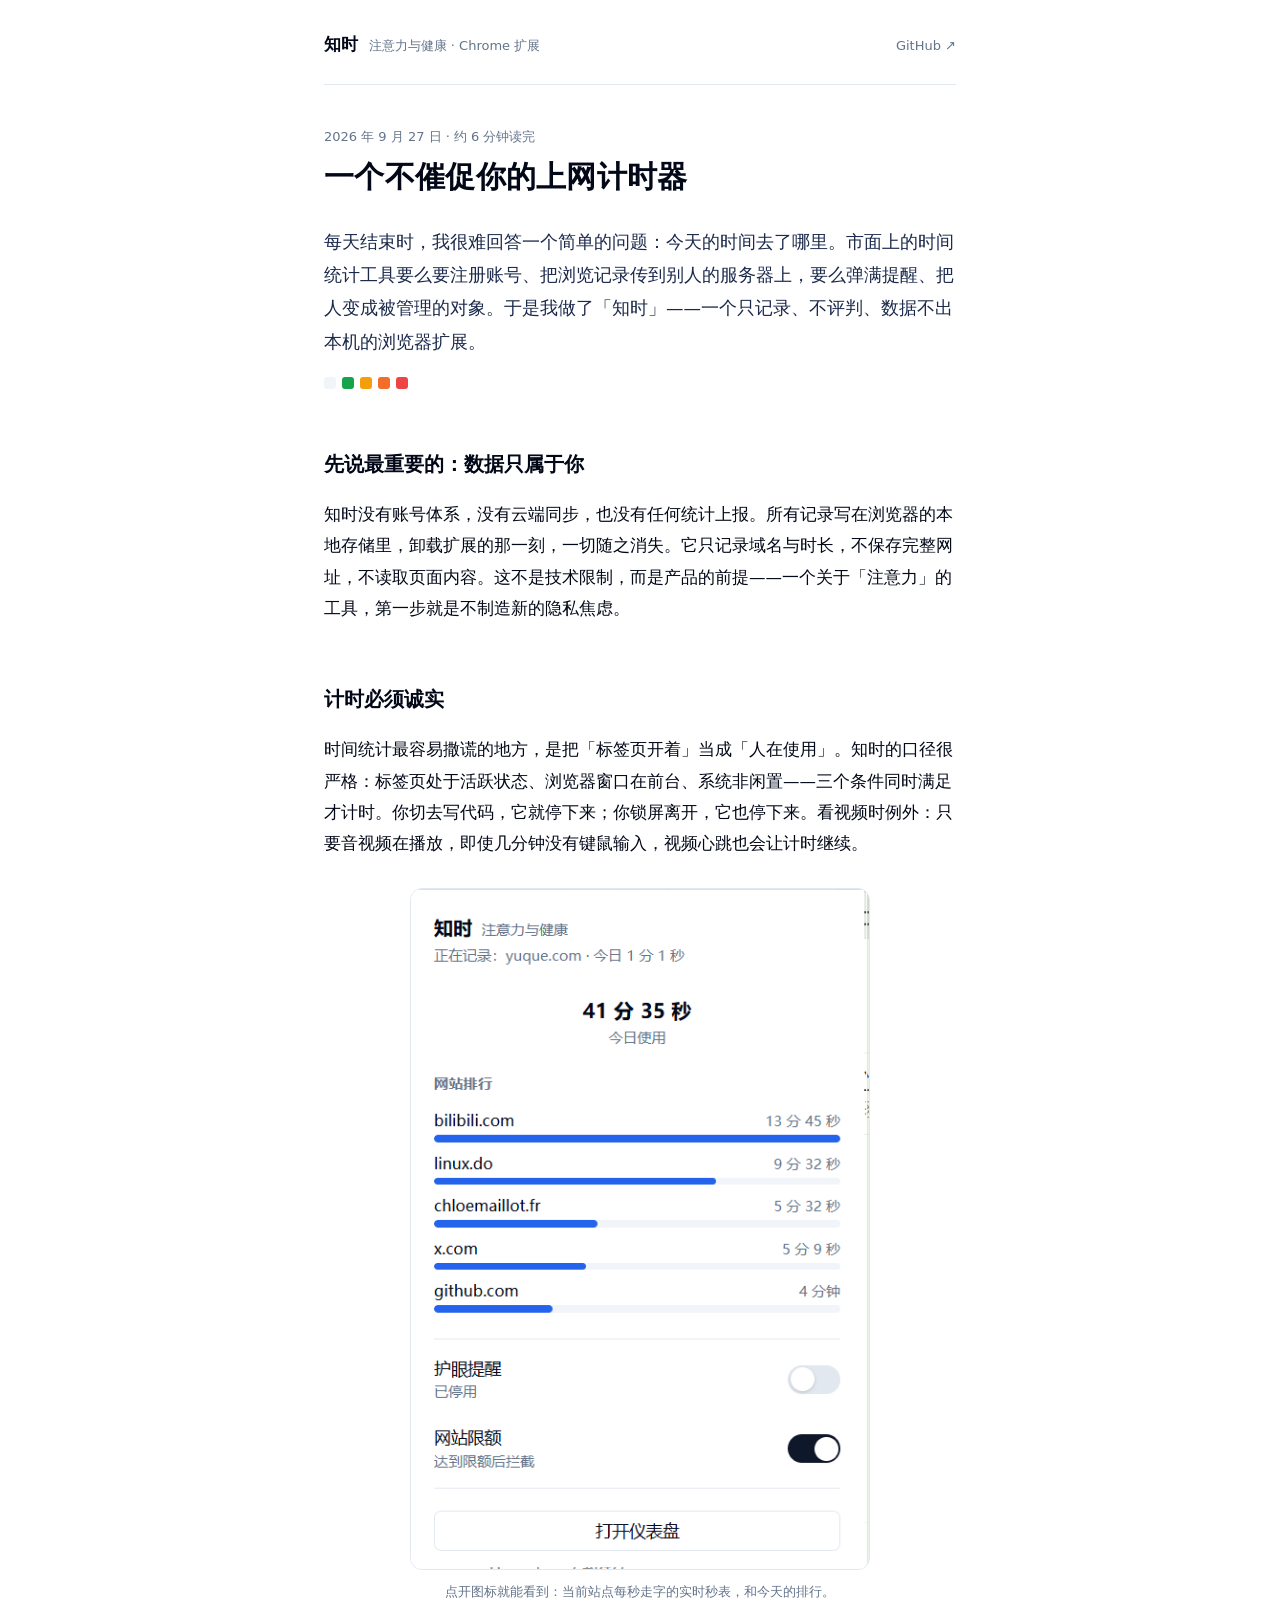
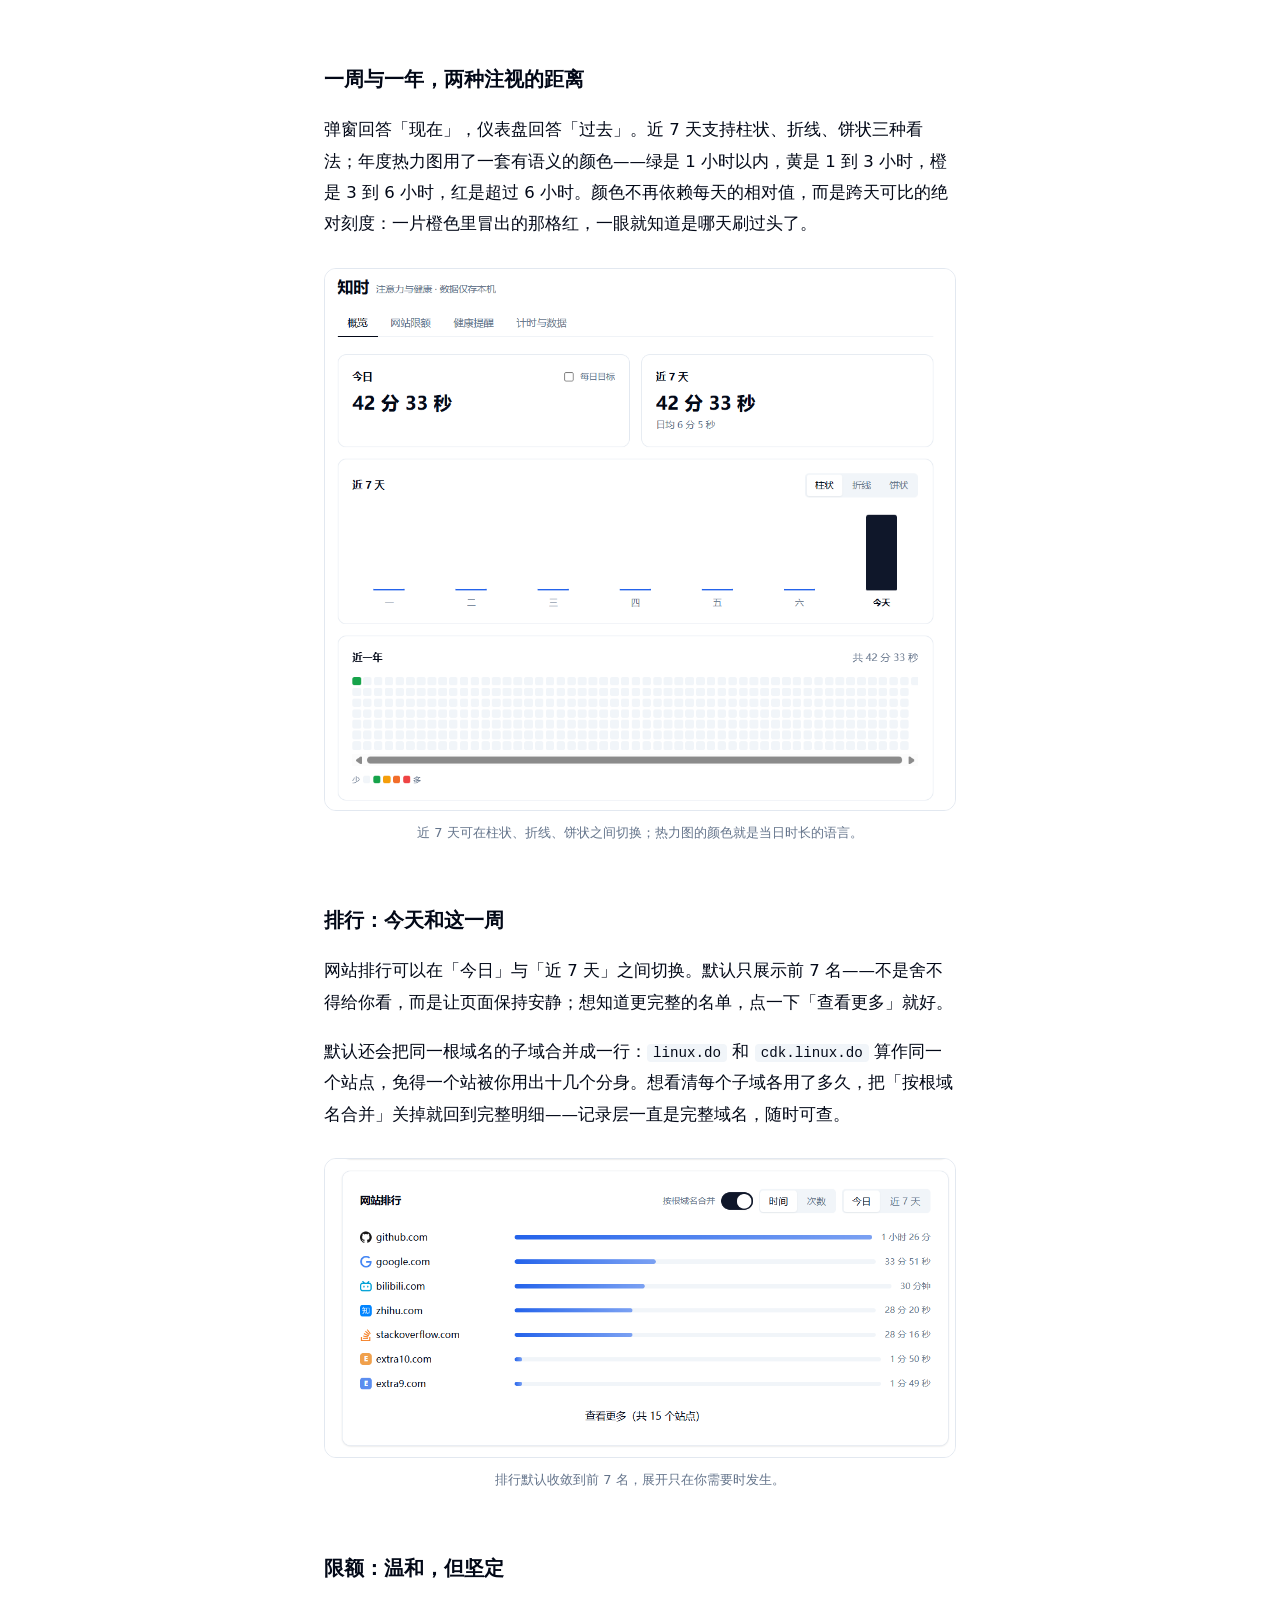
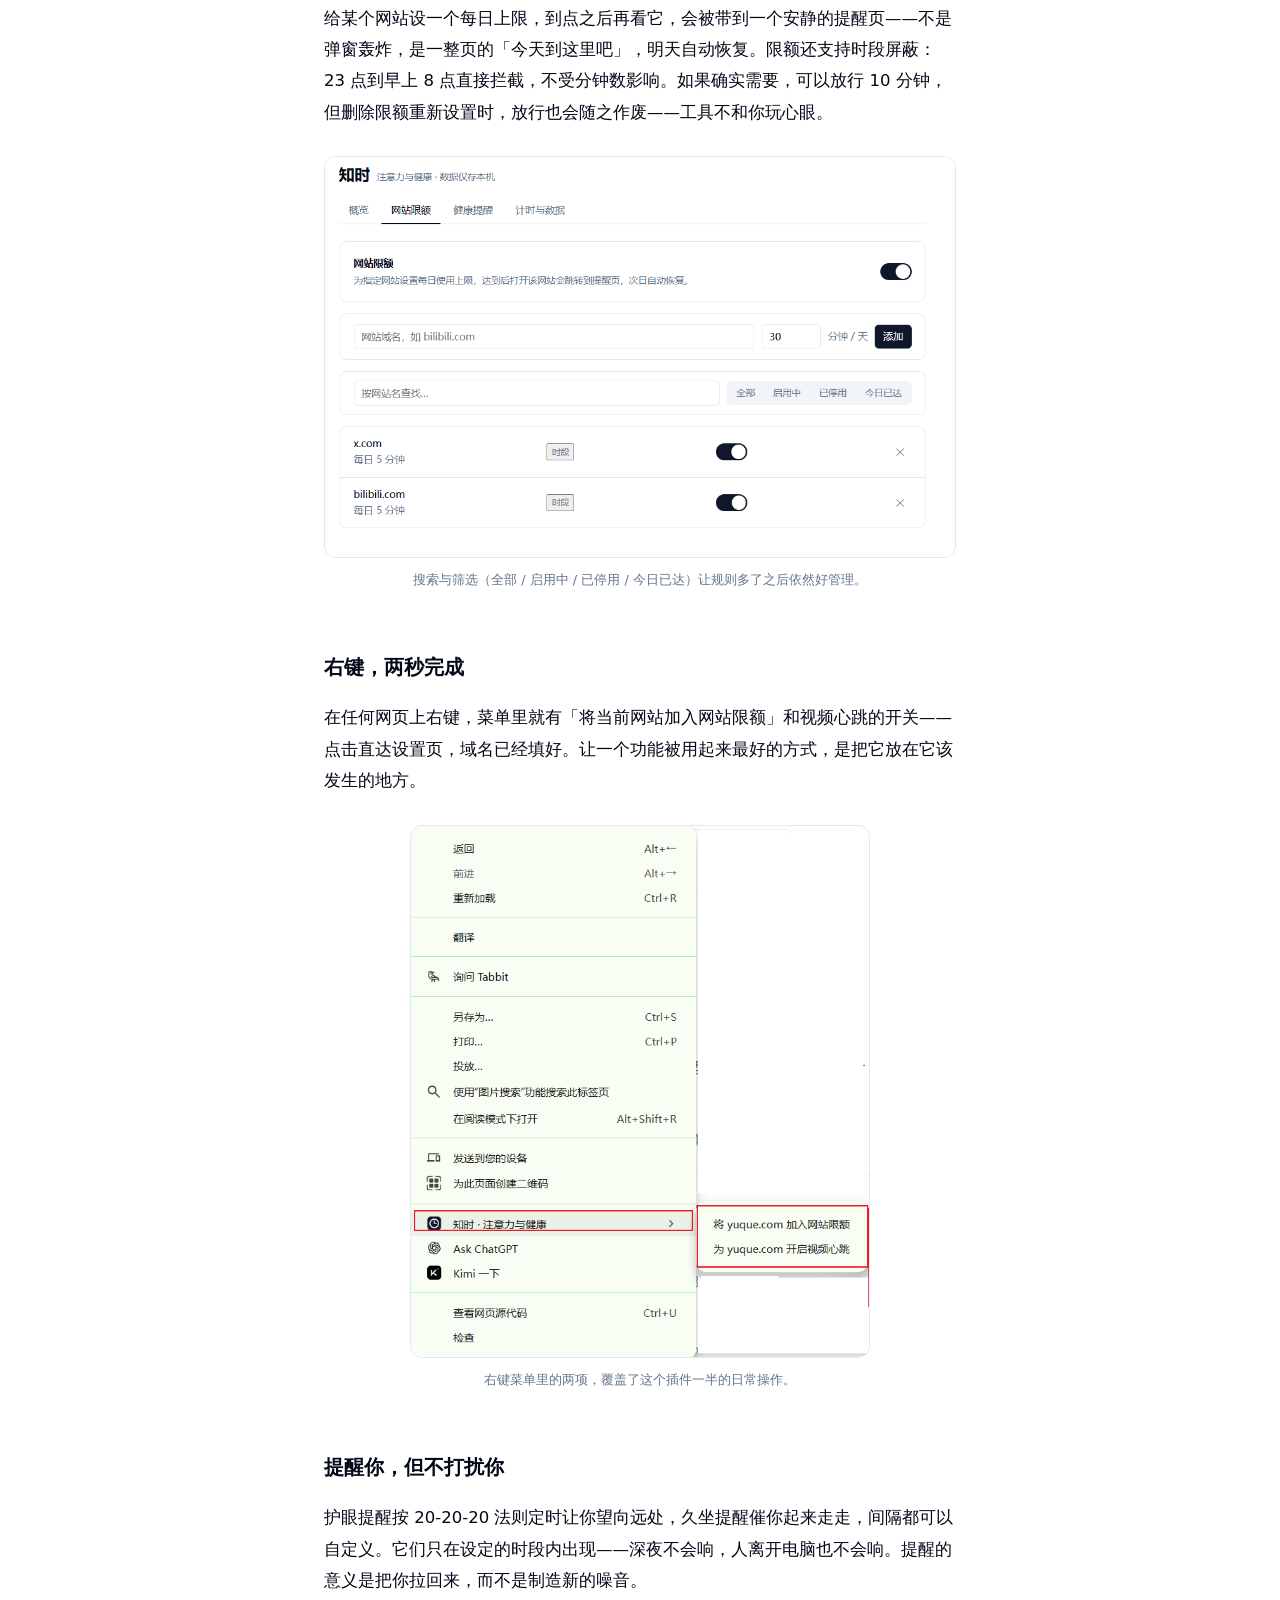
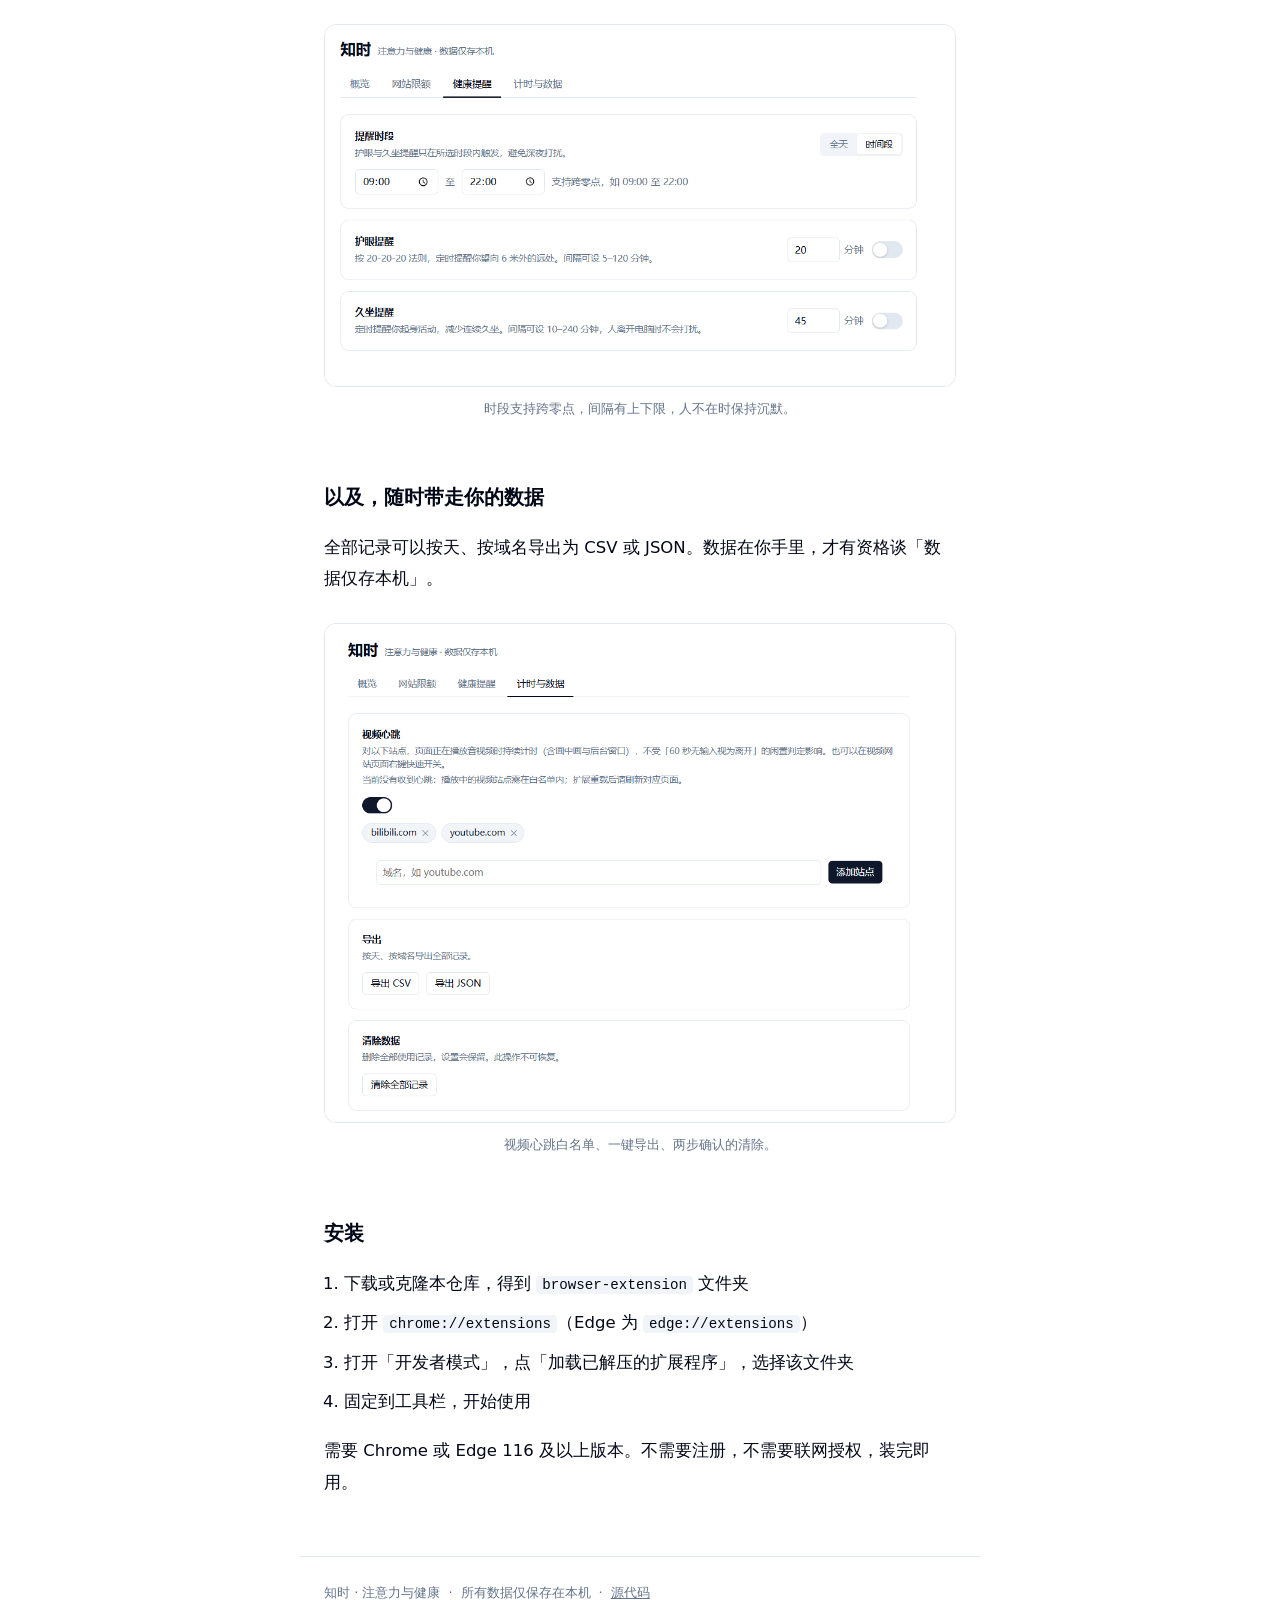
<file: docs/index.html>
<!DOCTYPE html>
<html lang="zh-CN">
  <head>
    <meta charset="UTF-8" />
    <meta name="viewport" content="width=device-width, initial-scale=1.0" />
    <title>知时 · 一个不催促你的上网计时器</title>
    <meta
      name="description"
      content="知时是一款 Chrome / Edge 扩展：记录每个网站的使用时长，护眼与久坐提醒，网站限额。数据仅保存在本机。"
    />
    <link rel="stylesheet" href="styles.css" />
  </head>
  <body>
    <header class="site-head">
      <span class="brand">知时</span>
      <span class="brand-sub">注意力与健康 · Chrome 扩展</span>
      <a class="head-link" href="https://github.com/1parado/zhishi" target="_blank" rel="noreferrer">GitHub ↗</a>
    </header>

    <main>
      <article>
        <p class="date">2026 年 9 月 27 日 · 约 6 分钟读完</p>
        <h1>一个不催促你的上网计时器</h1>

        <p class="lede">
          每天结束时，我很难回答一个简单的问题：今天的时间去了哪里。市面上的时间统计工具要么要注册账号、把浏览记录传到别人的服务器上，要么弹满提醒、把人变成被管理的对象。于是我做了「知时」——一个只记录、不评判、数据不出本机的浏览器扩展。
        </p>

        <div class="heat-sign" aria-hidden="true">
          <span></span><span></span><span></span><span></span><span></span>
        </div>

        <h2>先说最重要的：数据只属于你</h2>
        <p>
          知时没有账号体系，没有云端同步，也没有任何统计上报。所有记录写在浏览器的本地存储里，卸载扩展的那一刻，一切随之消失。它只记录域名与时长，不保存完整网址，不读取页面内容。这不是技术限制，而是产品的前提——一个关于「注意力」的工具，第一步就是不制造新的隐私焦虑。
        </p>

        <h2>计时必须诚实</h2>
        <p>
          时间统计最容易撒谎的地方，是把「标签页开着」当成「人在使用」。知时的口径很严格：标签页处于活跃状态、浏览器窗口在前台、系统非闲置——三个条件同时满足才计时。你切去写代码，它就停下来；你锁屏离开，它也停下来。看视频时例外：只要音视频在播放，即使几分钟没有键鼠输入，视频心跳也会让计时继续。
        </p>

        <figure>
          <img src="assets/popup.png" alt="知时弹窗：今日使用 41 分 35 秒，网站排行与两个开关" loading="lazy" />
          <figcaption>点开图标就能看到：当前站点每秒走字的实时秒表，和今天的排行。</figcaption>
        </figure>

        <h2>一周与一年，两种注视的距离</h2>
        <p>
          弹窗回答「现在」，仪表盘回答「过去」。近 7 天支持柱状、折线、饼状三种看法；年度热力图用了一套有语义的颜色——绿是 1 小时以内，黄是 1 到 3 小时，橙是 3 到 6 小时，红是超过 6 小时。颜色不再依赖每天的相对值，而是跨天可比的绝对刻度：一片橙色里冒出的那格红，一眼就知道是哪天刷过头了。
        </p>

        <figure>
          <img src="assets/dashboard-overview.png" alt="仪表盘概览：今日与近 7 天统计、柱状图切换器、年度热力图" loading="lazy" />
          <figcaption>近 7 天可在柱状、折线、饼状之间切换；热力图的颜色就是当日时长的语言。</figcaption>
        </figure>

        <h2>排行：今天和这一周</h2>
        <p>
          网站排行可以在「今日」与「近 7 天」之间切换。默认只展示前 7 名——不是舍不得给你看，而是让页面保持安静；想知道更完整的名单，点一下「查看更多」就好。
        </p>
        <p>
          默认还会把同一根域名的子域合并成一行：<code>linux.do</code> 和 <code>cdk.linux.do</code> 算作同一个站点，免得一个站被你用出十几个分身。想看清每个子域各用了多久，把「按根域名合并」关掉就回到完整明细——记录层一直是完整域名，随时可查。
        </p>

        <figure>
          <img src="assets/ranking.png" alt="网站排行卡片：今日与近 7 天切换，查看更多按钮" loading="lazy" />
          <figcaption>排行默认收敛到前 7 名，展开只在你需要时发生。</figcaption>
        </figure>

        <h2>限额：温和，但坚定</h2>
        <p>
          给某个网站设一个每日上限，到点之后再看它，会被带到一个安静的提醒页——不是弹窗轰炸，是一整页的「今天到这里吧」，明天自动恢复。限额还支持时段屏蔽：23 点到早上 8 点直接拦截，不受分钟数影响。如果确实需要，可以放行 10 分钟，但删除限额重新设置时，放行也会随之作废——工具不和你玩心眼。
        </p>

        <figure>
          <img src="assets/limits.png" alt="网站限额页：总开关、添加表单、搜索与筛选、限额列表" loading="lazy" />
          <figcaption>搜索与筛选（全部 / 启用中 / 已停用 / 今日已达）让规则多了之后依然好管理。</figcaption>
        </figure>

        <h2>右键，两秒完成</h2>
        <p>
          在任何网页上右键，菜单里就有「将当前网站加入网站限额」和视频心跳的开关——点击直达设置页，域名已经填好。让一个功能被用起来最好的方式，是把它放在它该发生的地方。
        </p>

        <figure>
          <img src="assets/context-menu.png" alt="浏览器右键菜单：知时子菜单包含加入限额与开启视频心跳" loading="lazy" />
          <figcaption>右键菜单里的两项，覆盖了这个插件一半的日常操作。</figcaption>
        </figure>

        <h2>提醒你，但不打扰你</h2>
        <p>
          护眼提醒按 20-20-20 法则定时让你望向远处，久坐提醒催你起来走走，间隔都可以自定义。它们只在设定的时段内出现——深夜不会响，人离开电脑也不会响。提醒的意义是把你拉回来，而不是制造新的噪音。
        </p>

        <figure>
          <img src="assets/health.png" alt="健康提醒设置：提醒时段、护眼提醒、久坐提醒" loading="lazy" />
          <figcaption>时段支持跨零点，间隔有上下限，人不在时保持沉默。</figcaption>
        </figure>

        <h2>以及，随时带走你的数据</h2>
        <p>
          全部记录可以按天、按域名导出为 CSV 或 JSON。数据在你手里，才有资格谈「数据仅存本机」。
        </p>

        <figure>
          <img src="assets/data.png" alt="计时与数据页：视频心跳白名单、导出与清除数据" loading="lazy" />
          <figcaption>视频心跳白名单、一键导出、两步确认的清除。</figcaption>
        </figure>

        <h2>安装</h2>
        <ol class="install">
          <li>下载或克隆本仓库，得到 <code>browser-extension</code> 文件夹</li>
          <li>打开 <code>chrome://extensions</code>（Edge 为 <code>edge://extensions</code>）</li>
          <li>打开「开发者模式」，点「加载已解压的扩展程序」，选择该文件夹</li>
          <li>固定到工具栏，开始使用</li>
        </ol>
        <p>
          需要 Chrome 或 Edge 116 及以上版本。不需要注册，不需要联网授权，装完即用。
        </p>
      </article>
    </main>

    <footer class="site-foot">
      <span>知时 · 注意力与健康</span>
      <span class="foot-sep">·</span>
      <span>所有数据仅保存在本机</span>
      <span class="foot-sep">·</span>
      <a href="https://github.com/1parado/zhishi" target="_blank" rel="noreferrer">源代码</a>
    </footer>

    <script>
      // 唯一的动效：图片进入视口时淡入。尊重系统的减少动态偏好。
      const reduced = window.matchMedia('(prefers-reduced-motion: reduce)').matches;
      const figures = document.querySelectorAll('figure');
      if (!reduced && 'IntersectionObserver' in window) {
        figures.forEach((f) => f.classList.add('will-fade'));
        const io = new IntersectionObserver(
          (entries) => {
            for (const entry of entries) {
              if (entry.isIntersecting) {
                entry.target.classList.add('faded');
                io.unobserve(entry.target);
              }
            }
          },
          { threshold: 0.15 }
        );
        figures.forEach((f) => io.observe(f));
      }
    </script>
  </body>
</html>
</file>
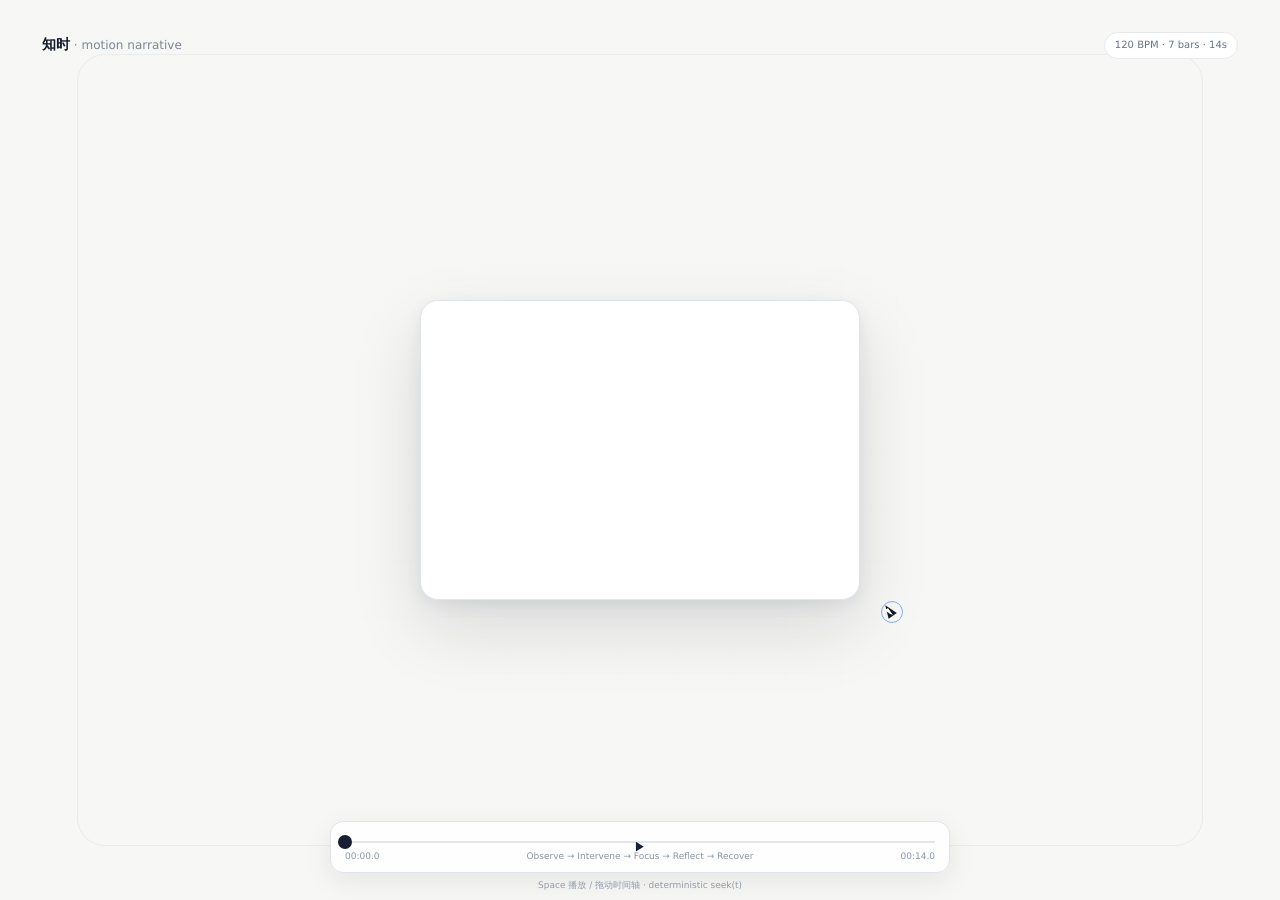
<file: motion/index.html>
<!doctype html>
<html lang="zh-CN">
<head>
<meta charset="utf-8">
<meta name="viewport" content="width=device-width,initial-scale=1">
<title>知时 · Motion Narrative</title>
<style>
:root{--bg:#f7f7f5;--card:#fff;--ink:#111827;--muted:#64748b;--line:#e6e9ee;--blue:#4f83ee;--blue2:#dce8ff;--green:#159947;--soft:#f4f6f8}
*{box-sizing:border-box}
html,body{width:100%;height:100%;margin:0;overflow:hidden}
body{background:var(--bg);color:var(--ink);font-family:Inter,ui-sans-serif,system-ui,-apple-system,"Segoe UI","Microsoft YaHei",sans-serif;-webkit-font-smoothing:antialiased;text-rendering:geometricPrecision}
.stage{position:relative;width:100vw;height:100vh;overflow:hidden;background:var(--bg)}
.grid{position:absolute;inset:0;opacity:.2;background-image:linear-gradient(rgba(15,23,42,.035) 1px,transparent 1px),linear-gradient(90deg,rgba(15,23,42,.035) 1px,transparent 1px);background-size:56px 56px;mask-image:linear-gradient(to bottom,transparent 8%,#000 18%,#000 82%,transparent 92%)}
.frame{position:absolute;inset:6%;border:1px solid rgba(15,23,42,.06);border-radius:28px;pointer-events:none}
.header{position:absolute;top:32px;left:42px;right:42px;display:flex;justify-content:space-between;align-items:center;z-index:10;font-size:12px;color:#7b8797}
.header b{color:#111827;font-size:14px;font-weight:700}
.badge{border:1px solid var(--line);background:#fff;padding:7px 10px;border-radius:999px;font-size:10px;color:#64748b}
.scene{position:absolute;inset:0;display:grid;place-items:center}
.hero{
 position:absolute;left:50%;top:50%;
 width:440px;height:300px;border:1px solid #e0e5eb;border-radius:18px;
 background:#fff;box-shadow:0 28px 70px rgba(15,23,42,.13),0 5px 16px rgba(15,23,42,.07);
 transform:translate(-50%,-50%);overflow:hidden;
}
.hero::after{content:"";position:absolute;inset:0;border-radius:inherit;box-shadow:inset 0 1px 0 rgba(255,255,255,.95);pointer-events:none;z-index:5}
.content{position:absolute;inset:0}
.content.fade{opacity:0}
svg{display:block}
.brand{font-size:16px;font-weight:700;letter-spacing:-.02em}
.mini{font-size:10px;color:#718096}
.label{font-size:12px;font-weight:650}
.muted{font-size:11px;color:#718096}
.rowline{height:1px;background:#edf0f3}
.ring-wrap{position:absolute;inset:0;display:grid;place-items:center}
.ring-value{stroke:var(--blue);stroke-width:8;fill:none;stroke-linecap:round}
.ring-track{stroke:#e8edf3;stroke-width:8;fill:none}
.timer-copy{position:absolute;left:50%;top:50%;transform:translate(-50%,-50%);text-align:center;white-space:nowrap}
.big{font-size:27px;font-weight:750;letter-spacing:-.035em}
.tiny{font-size:10px;color:#718096;margin-top:3px}
.head{display:flex;align-items:center;justify-content:space-between;padding:20px 22px 13px}
.sites{padding:4px 22px}
.site-row{display:grid;grid-template-columns:28px 1fr auto;gap:10px;align-items:center;padding:13px 0;border-bottom:1px solid #eef1f4}
.rank{font-size:10px;color:#9aa4b2}.domain{font-size:12px;font-weight:600}.site-time{font-size:11px;color:#657387}
.alert{display:grid;place-items:center;height:100%;text-align:center;padding:28px}
.alert-icon{width:62px;height:62px;border-radius:50%;display:grid;place-items:center;border:1px solid #d8e4fb;background:#f4f7ff;color:var(--blue);font-weight:750;font-size:20px;margin-bottom:15px}
.alert h2{font-size:18px;margin:0 0 5px;letter-spacing:-.02em}.alert p{font-size:11px;color:#718096;margin:0 0 18px}.pill{display:inline-flex;padding:7px 11px;border-radius:999px;background:#172033;color:#fff;font-size:10px}
.focus{padding:22px}.focus-top{display:flex;justify-content:space-between;align-items:center}.focus-time{font-size:40px;font-weight:750;letter-spacing:-.05em;margin-top:45px}.focus-line{height:5px;border-radius:99px;background:#e9edf2;margin-top:20px;overflow:hidden}.focus-line i{display:block;width:61%;height:100%;background:var(--blue);border-radius:inherit}.focus-foot{display:flex;justify-content:space-between;margin-top:9px}
.chartbox{padding:21px}.chart{height:178px;display:flex;align-items:end;gap:12px;margin-top:18px}.bar{flex:1;background:#4f83ee;border-radius:5px 5px 2px 2px;min-width:20px}.axis{display:flex;justify-content:space-between;color:#9aa4b2;font-size:9px;margin-top:8px}
.insight{padding:23px}.insight-number{font-size:48px;font-weight:760;letter-spacing:-.06em;margin-top:16px}.delta{color:var(--green);font-size:11px;font-weight:650;margin-top:2px}.insight-note{margin-top:24px;padding:12px;border:1px solid #e7ebef;border-radius:10px;font-size:11px;line-height:1.6;color:#526174}
.heat{padding:23px}.cells{display:grid;grid-template-columns:repeat(14,14px);gap:5px;margin-top:20px}.cell{width:14px;height:14px;border-radius:3px;background:#eef1f4}.l1{background:#b9d8ff}.l2{background:#7fa9f7}.l3{background:#4f83ee}.l4{background:#172033}
.recover{display:grid;place-items:center;height:100%;text-align:center}.recover-mark{width:58px;height:58px;border-radius:50%;background:#e9f8ee;color:#159947;display:grid;place-items:center;font-size:25px;font-weight:750;margin-bottom:15px}.recover h2{font-size:17px;margin:0 0 5px}.recover p{font-size:11px;color:#718096;margin:0}
.export{padding:23px}.export-card{margin-top:19px;border:1px solid #e6eaf0;border-radius:11px;padding:15px;display:flex;align-items:center;justify-content:space-between}.export-btn{background:#172033;color:#fff;border-radius:8px;padding:9px 14px;font-size:10px}.done{display:grid;place-items:center;height:100%;text-align:center}.done-mark{width:64px;height:64px;border-radius:50%;background:#172033;color:#fff;display:grid;place-items:center;font-size:28px;margin-bottom:15px}.done h2{font-size:18px;margin:0 0 5px}.done p{font-size:11px;color:#718096;margin:0}
.cursor{position:absolute;width:18px;height:18px;z-index:20;pointer-events:none}.cursor:before{content:"";position:absolute;left:1px;top:1px;border-left:5px solid transparent;border-right:5px solid transparent;border-bottom:13px solid #111827;transform:rotate(-35deg)}.cursor:after{content:"";position:absolute;left:4px;top:5px;width:4px;height:9px;background:#fff;transform:rotate(-35deg);clip-path:polygon(0 0,100% 0,100% 100%,50% 72%)}
.click{position:absolute;width:22px;height:22px;border:1px solid rgba(79,131,238,.65);border-radius:50%;pointer-events:none;opacity:0}
.controls{position:absolute;z-index:30;left:50%;bottom:27px;transform:translateX(-50%);width:min(620px,calc(100vw - 48px));padding:11px 14px 10px;border:1px solid #dfe4ea;border-radius:13px;background:rgba(255,255,255,.94);box-shadow:0 8px 28px rgba(15,23,42,.08)}
.track{position:relative;height:17px}.trackline{position:absolute;left:0;right:0;top:8px;height:2px;background:#e3e7ec}.progress{position:absolute;left:0;top:8px;height:2px;background:#4f83ee}.knob{position:absolute;top:2px;width:14px;height:14px;border-radius:50%;background:#172033;transform:translateX(-50%);cursor:ew-resize}.meta{display:flex;justify-content:space-between;font-size:9px;color:#8b96a5;margin-top:2px}.play{position:absolute;left:50%;top:50%;transform:translate(-50%,-50%);border:0;background:transparent;font-size:12px;color:#172033;cursor:pointer}
.hint{position:absolute;bottom:8px;left:50%;transform:translateX(-50%);font-size:9px;color:#98a1ad;white-space:nowrap}
@media(max-width:700px){.header{left:18px;right:18px}.frame{inset:3%}.controls{bottom:18px}.hint{display:none}}
</style>
</head>
<body>
<div class="stage">
 <div class="grid"></div><div class="frame"></div>
 <div class="header"><span><b>知时</b> · motion narrative</span><span class="badge">120 BPM · 7 bars · 14s</span></div>
 <div class="scene">
  <div class="hero" id="hero"><div class="content" id="content"></div></div>
  <div class="cursor" id="cursor"></div><div class="click" id="click"></div>
 </div>
 <div class="controls"><div class="track" id="track"><div class="trackline"></div><div class="progress" id="progress"></div><div class="knob" id="knob"></div></div><div class="meta"><span id="time">00:00.0</span><span>Observe → Intervene → Focus → Reflect → Recover</span><span>00:14.0</span></div><button class="play" id="play">▶</button></div>
 <div class="hint">Space 播放 / 拖动时间轴 · deterministic seek(t)</div>
</div>
<script>
const BPM=120,BEAT=.5,BARS=7,DURATION=BARS*4*BEAT;
const $=id=>document.getElementById(id),hero=$('hero'),content=$('content'),cursor=$('cursor'),click=$('click'),progress=$('progress'),knob=$('knob'),track=$('track'),play=$('play'),timeEl=$('time');
const states=[
 {name:'Observe',w:440,h:300,r:18,type:'observe'},
 {name:'Timer',w:280,h:280,r:140,type:'timer'},
 {name:'Sites',w:550,h:330,r:18,type:'sites'},
 {name:'Alert',w:350,h:270,r:135,type:'alert'},
 {name:'Focus',w:520,h:300,r:18,type:'focus'},
 {name:'Chart',w:580,h:340,r:18,type:'chart'},
 {name:'Insight',w:430,h:310,r:18,type:'insight'},
 {name:'Heatmap',w:470,h:300,r:18,type:'heat'},
 {name:'Recover',w:330,h:270,r:135,type:'recover'},
 {name:'Export',w:450,h:260,r:18,type:'export'},
 {name:'Done',w:280,h:280,r:140,type:'done'},
 {name:'Observe',w:440,h:300,r:18,type:'observe'}
];
const events=[{beat:0,state:0},{beat:2,state:1},{beat:4,state:2},{beat:6,state:3},{beat:8,state:4},{beat:10,state:5},{beat:12,state:6},{beat:14,state:7},{beat:16,state:8},{beat:18,state:9},{beat:20,state:10},{beat:22,state:11}];
const cursorTargets=[[0.69,.67],[.65,.72],[.76,.53],[.67,.67],[.73,.62],[.76,.72],[.66,.58],[.75,.7],[.67,.67],[.74,.65],[.62,.64],[.69,.67]];
function resp(dt,w=13,z=.78){if(dt<=0)return 0;const wd=w*Math.sqrt(1-z*z);return 1-Math.exp(-z*w*dt)*(Math.cos(wd*dt)+(z*w/wd)*Math.sin(wd*dt))}
function prop(t,key,def){let v=def,p=def;for(const e of events){const at=e.beat*BEAT;if(at>t)break;const target=states[e.state][key],d=target-p;v+=d*resp(t-at);p=target}return v}
function stateAt(t){let s=0;for(const e of events){if(e.beat*BEAT<=t)s=e.state;else break}return s}
function render(type){
 if(type==='observe')return '<div class="head"><span class="brand">知时</span><span class="mini">注意力与健康</span></div><div class="ring-wrap"><svg width="172" height="172" viewBox="0 0 172 172"><circle class="ring-track" cx="86" cy="86" r="73"/><circle class="ring-value" cx="86" cy="86" r="73" stroke-dasharray="459" stroke-dashoffset="176"/></svg><div class="timer-copy"><div class="big">2h 41m</div><div class="tiny">今日使用</div></div></div>';
 if(type==='timer')return '<div class="ring-wrap"><svg width="190" height="190" viewBox="0 0 190 190"><circle class="ring-track" cx="95" cy="95" r="81"/><circle class="ring-value" cx="95" cy="95" r="81" stroke-dasharray="509" stroke-dashoffset="178"/></svg><div class="timer-copy"><div class="big">41:35</div><div class="tiny">今天已经过去的屏幕时间</div></div></div>';
 if(type==='sites')return '<div class="head"><span class="label">时间去哪了</span><span class="mini">今天 · 实时</span></div><div class="sites"><div class="site-row"><span class="rank">01</span><span class="domain">bilibili.com</span><span class="site-time">1h 27m</span></div><div class="site-row"><span class="rank">02</span><span class="domain">github.com</span><span class="site-time">42m</span></div><div class="site-row"><span class="rank">03</span><span class="domain">linux.do</span><span class="site-time">31m</span></div><div class="site-row"><span class="rank">04</span><span class="domain">google.com</span><span class="site-time">18m</span></div></div>';
 if(type==='alert')return '<div class="alert"><div class="alert-icon">27m</div><h2>bilibili 正在吃掉你的时间</h2><p>过去 30 分钟连续观看，没有进入学习任务。</p><span class="pill">设置今日上限</span></div>';
 if(type==='focus')return '<div class="focus"><div class="focus-top"><span class="brand">专注模式</span><span class="mini">Bilibili 已暂停</span></div><div class="focus-time">24:18</div><div class="focus-line"><i></i></div><div class="focus-foot"><span class="muted">当前任务 · English</span><span class="muted">61%</span></div></div>';
 if(type==='chart')return '<div class="chartbox"><div class="head" style="padding:0"><span class="label">改变正在发生</span><span class="mini">近 7 天</span></div><div class="chart"><i class="bar" style="height:35%"></i><i class="bar" style="height:51%"></i><i class="bar" style="height:43%"></i><i class="bar" style="height:68%"></i><i class="bar" style="height:55%"></i><i class="bar" style="height:81%"></i><i class="bar" style="height:92%"></i></div><div class="axis"><span>Mon</span><span>Tue</span><span>Wed</span><span>Thu</span><span>Fri</span><span>Sat</span><span>Sun</span></div></div>';
 if(type==='insight')return '<div class="insight"><span class="label">本周洞察</span><div class="insight-number">−34%</div><div class="delta">无目的浏览时间</div><div class="insight-note">你没有减少上网，而是减少了“打开以后不知道为什么”的时间。</div></div>';
 if(type==='heat'){let cells='';for(let i=0;i<84;i++){let n=(i*11+5)%17;cells+='<i class="cell '+(n>14?'l4':n>10?'l3':n>6?'l2':n>2?'l1':'')+'"></i>'}return '<div class="heat"><span class="label">你的注意力地图</span><div class="cells">'+cells+'</div><span class="mini">越深 = 越长时间保持专注</span></div>'}
 if(type==='recover')return '<div class="recover"><div><div class="recover-mark">✓</div><h2>该休息一下了</h2><p>连续专注 24 分钟 · 现在离开屏幕 20 秒</p></div></div>';
 if(type==='export')return '<div class="export"><span class="label">把一天带走</span><span class="mini">所有数据保存在本机</span><div class="export-card"><div><div class="label">今日时间线</div><div class="mini">2h 41m · 12 个站点</div></div><span class="export-btn">导出 CSV</span></div></div>';
 return '<div class="done"><div><div class="done-mark">✓</div><h2>今天，掌控回来了</h2><p>知时只告诉你发生了什么，决定权一直在你手里。</p></div></div>';
}
function cursorAt(t){const p=t/(DURATION)*(cursorTargets.length-1),i=Math.min(cursorTargets.length-2,Math.floor(p)),f=p-i;return[(cursorTargets[i][0]+(cursorTargets[i+1][0]-cursorTargets[i][0])*f)*window.innerWidth,(cursorTargets[i][1]+(cursorTargets[i+1][1]-cursorTargets[i][1])*f)*window.innerHeight]}
function seek(t){
 t=Math.max(0,Math.min(DURATION,t));if(t>=DURATION)t=0;
 const s=states[stateAt(t)];
 hero.style.width=prop(t,'w',states[0].w)+'px';hero.style.height=prop(t,'h',states[0].h)+'px';hero.style.borderRadius=prop(t,'r',states[0].r)+'px';
 let active=0;for(const e of events){if(e.beat*BEAT<=t)active=e.beat*BEAT;else break}
 const local=t-active;
 // Content is deliberately decoupled from geometry: exit -> pure morph -> enter.
 const exit=Math.min(1,Math.max(0,local/.10));
 const enter=Math.min(1,Math.max(0,(local-.34)/.12));
 if(local<.10){
   content.style.opacity=(1-exit).toFixed(3);
 }else if(local<.34){
   content.style.opacity='0';
 }else{
   if(content.dataset.type!==s.type){
     content.innerHTML=render(s.type);
     content.dataset.type=s.type;
   }
   content.style.opacity=(.78+.22*enter).toFixed(3);
 }
 content.style.filter='none';
 const [cx,cy]=cursorAt(t);cursor.style.left=cx+'px';cursor.style.top=cy+'px';
 const phase=(t/BEAT)%2;click.style.left=(cx-2)+'px';click.style.top=(cy-2)+'px';click.style.opacity=phase<.10?String(1-phase/.10):'0';
 const pct=t/DURATION*100;progress.style.width=pct+'%';knob.style.left=pct+'%';timeEl.textContent='00:'+(t<10?'0':'')+t.toFixed(1);
}
let playing=false,offset=0,last=0;
function toggle(){playing=!playing;play.textContent=playing?'Ⅱ':'▶';if(playing){last=performance.now();requestAnimationFrame(loop)}}
function loop(now){if(!playing)return;offset+=(now-last)/1000;last=now;if(offset>=DURATION)offset=0;seek(offset);requestAnimationFrame(loop)}
function setFromPointer(e){const r=track.getBoundingClientRect();offset=Math.max(0,Math.min(DURATION,(e.clientX-r.left)/r.width*DURATION));seek(offset)}
play.addEventListener('click',toggle);track.addEventListener('pointerdown',e=>{setFromPointer(e);const move=x=>setFromPointer(x),up=()=>{removeEventListener('pointermove',move);removeEventListener('pointerup',up)};addEventListener('pointermove',move);addEventListener('pointerup',up)});
addEventListener('keydown',e=>{if(e.code==='Space'){e.preventDefault();toggle()}});
seek(0);
</script>
</body>
</html>
</file>
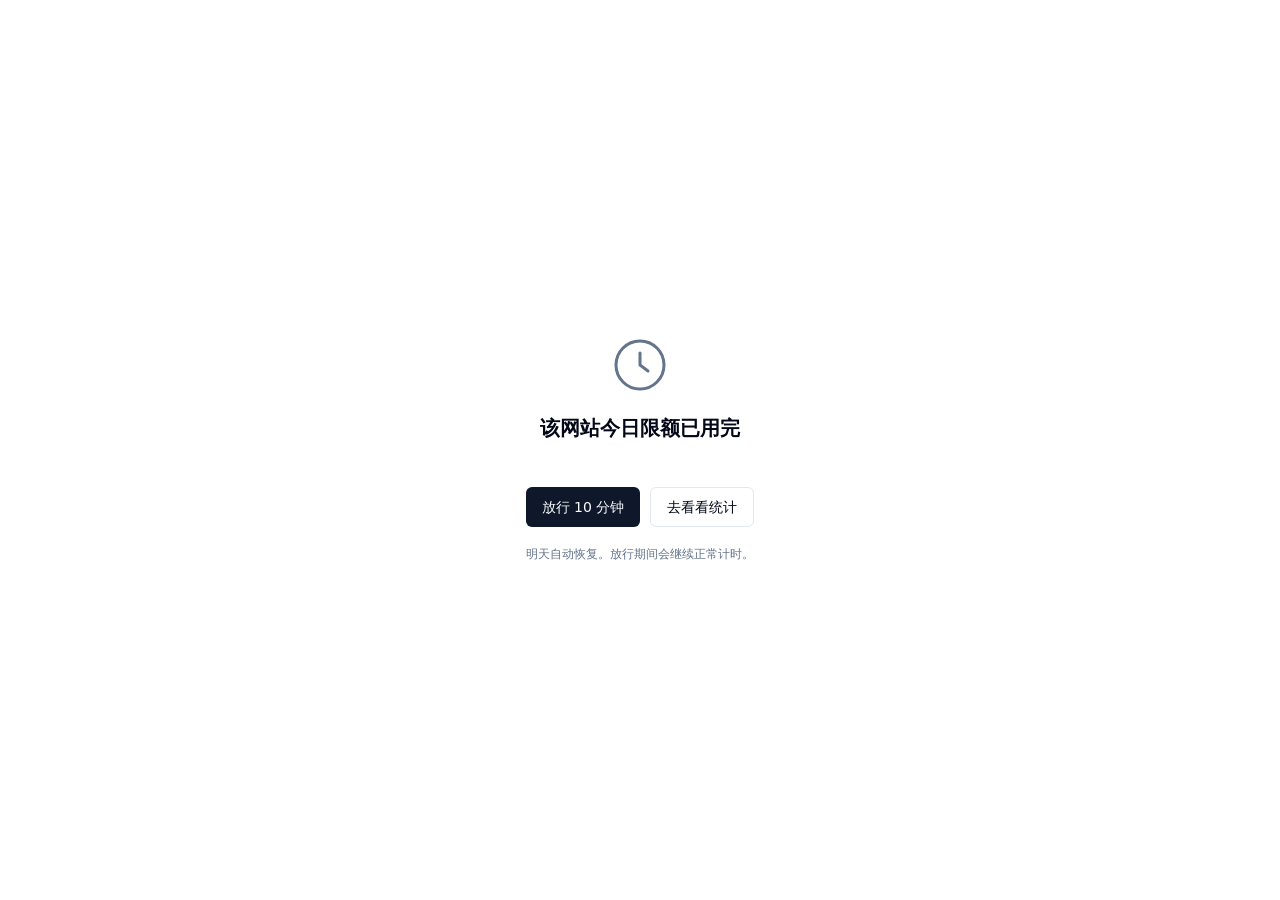
<file: src/pages/block.html>
<!DOCTYPE html>
<html lang="zh-CN">
  <head>
    <meta charset="UTF-8" />
    <script src="theme-boot.js"></script>
    <link rel="stylesheet" href="shared.css" />
    <link rel="stylesheet" href="block.css" />
    <title>今日限额已用完</title>
  </head>
  <body>
    <main class="block">
      <div class="block-icon" aria-hidden="true">
        <svg width="56" height="56" viewBox="0 0 56 56" fill="none">
          <circle cx="28" cy="28" r="24" stroke="currentColor" stroke-width="3" />
          <path d="M28 16v12l8 6" stroke="currentColor" stroke-width="3" stroke-linecap="round" />
        </svg>
      </div>
      <h1 id="blockTitleText" data-i18n="blockTitle">该网站今日限额已用完</h1>
      <p class="block-domain" id="domain"></p>
      <p class="muted block-usage num" id="usage"></p>
      <div class="block-actions" id="blockActions">
        <button class="btn" id="grantBtn" data-i18n="grantBtn">放行 10 分钟</button>
        <a href="dashboard.html" class="btn btn-outline" data-i18n="viewStats">去看看统计</a>
      </div>
      <p class="muted block-note" id="blockNote" data-i18n="blockNote">明天自动恢复。放行期间会继续正常计时。</p>
    </main>
    <script type="module" src="block.js"></script>
  </body>
</html>
</file>
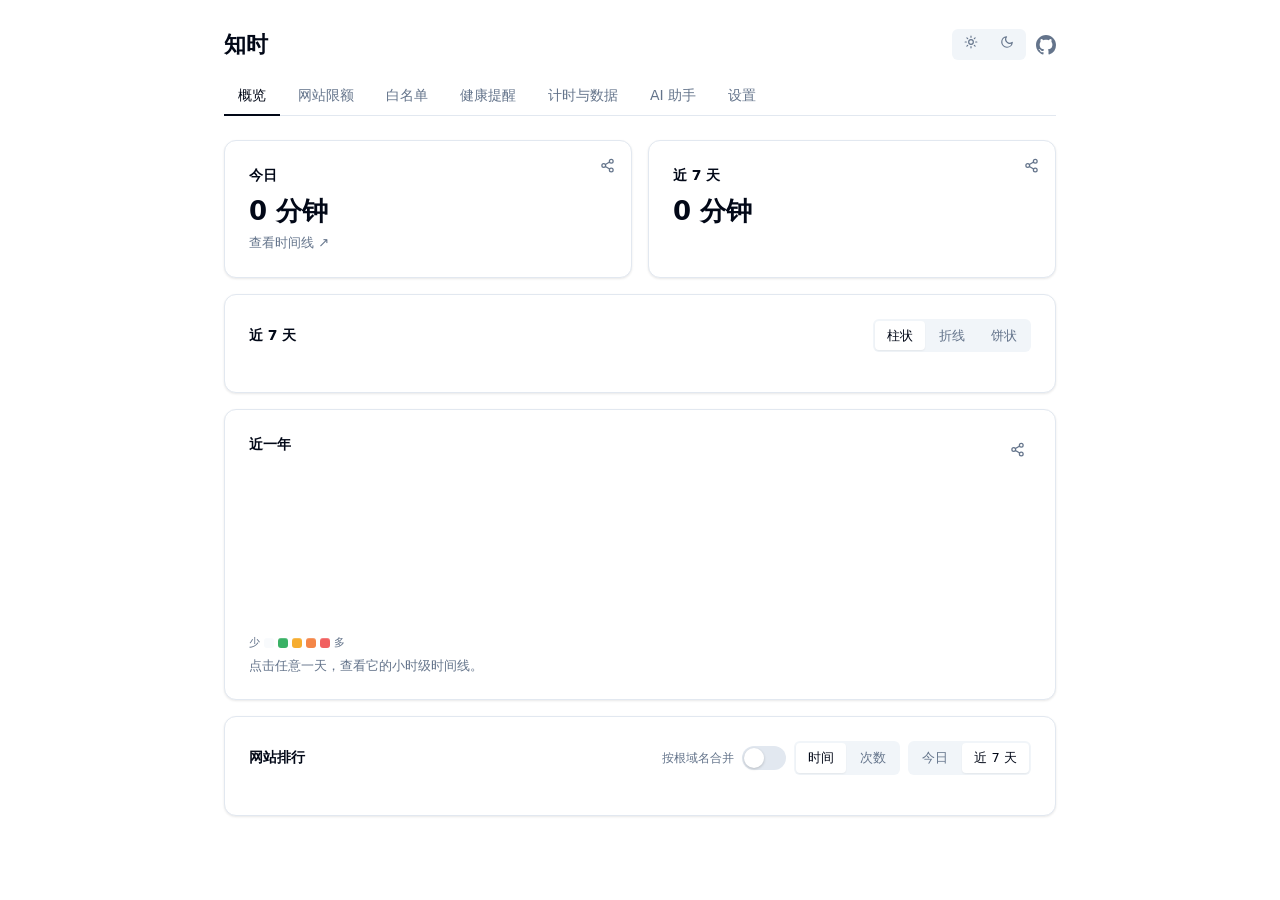
<file: src/pages/dashboard.html>
<!DOCTYPE html>
<html lang="zh-CN">
  <head>
    <meta charset="UTF-8" />
    <script src="theme-boot.js"></script>
    <link rel="stylesheet" href="shared.css" />
    <link rel="stylesheet" href="dashboard.css" />
    <title>知时 · 仪表盘</title>
  </head>
  <body>
    <div class="shell">
      <header class="top">
        <div class="brand">
          <span class="brand-name" data-i18n="brandName">知时</span>
          <div class="segmented lang-mini" role="group" aria-label="Theme" id="dashThemeSwitch">
            <button class="segment" type="button" data-theme="light" data-i18n-aria="themeLight" aria-label="浅色"><svg viewBox="0 0 24 24" width="14" height="14" fill="none" stroke="currentColor" stroke-width="2" stroke-linecap="round"><circle cx="12" cy="12" r="4"/><path d="M12 2v2M12 20v2M4.93 4.93l1.41 1.41M17.66 17.66l1.41 1.41M2 12h2M20 12h2M4.93 19.07l1.41-1.41M17.66 6.34l1.41-1.41"/></svg></button>
            <button class="segment" type="button" data-theme="dark" data-i18n-aria="themeDark" aria-label="暗色"><svg viewBox="0 0 24 24" width="14" height="14" fill="none" stroke="currentColor" stroke-width="2" stroke-linecap="round" stroke-linejoin="round"><path d="M21 12.79A9 9 0 1 1 11.21 3 7 7 0 0 0 21 12.79z"/></svg></button>
          </div>
          <a
            class="github-link"
            href="https://github.com/1parado/zhishi"
            target="_blank"
            rel="noreferrer"
            data-i18n-title="githubTitle"
            aria-label="GitHub"
          >
            <svg viewBox="0 0 16 16" width="20" height="20" fill="currentColor" aria-hidden="true">
              <path
                d="M8 0C3.58 0 0 3.58 0 8c0 3.54 2.29 6.53 5.47 7.59.4.07.55-.17.55-.38 0-.19-.01-.82-.01-1.49-2.01.37-2.53-.49-2.69-.94-.09-.23-.48-.94-.82-1.13-.28-.15-.68-.52-.01-.53.63-.01 1.08.58 1.23.82.72 1.21 1.87.87 2.33.66.07-.52.28-.87.51-1.07-1.78-.2-3.64-.89-3.64-3.95 0-.87.31-1.59.82-2.15-.08-.2-.36-1.02.08-2.12 0 0 .67-.21 2.2.82.64-.18 1.32-.27 2-.27.68 0 1.36.09 2 .27 1.53-1.04 2.2-.82 2.2-.82.44 1.1.16 1.92.08 2.12.51.56.82 1.27.82 2.15 0 3.07-1.87 3.75-3.65 3.95.29.25.54.73.54 1.48 0 1.07-.01 1.93-.01 2.2 0 .21.15.46.55.38A8.01 8.01 0 0 0 16 8c0-4.42-3.58-8-8-8z"
              />
            </svg>
          </a>
        </div>
        <nav class="tabs" aria-label="仪表盘分区">
          <button class="tab" data-tab="overview" aria-pressed="true" data-i18n="tabOverview">概览</button>
          <button class="tab" data-tab="limits" aria-pressed="false" data-i18n="tabLimits">网站限额</button>
          <button class="tab" data-tab="allowlist" aria-pressed="false" data-i18n="tabAllowlist">白名单</button>
          <button class="tab" data-tab="health" aria-pressed="false" data-i18n="tabHealth">健康提醒</button>
          <button class="tab" data-tab="data" aria-pressed="false" data-i18n="tabData">计时与数据</button>
          <button class="tab" data-tab="agent" aria-pressed="false" data-i18n="tabAgent">AI 助手</button>
          <button class="tab" data-tab="settings" aria-pressed="false" data-i18n="tabSettings">设置</button>
        </nav>
      </header>

      <main>
        <!-- 概览 -->
        <section id="tab-overview" class="panel">
          <div class="stat-row">
            <div class="card card-pad stat-card stat-clickable" id="todayCard" role="link" tabindex="0">
              <button class="stat-share-btn" id="shareTodayBtn" type="button" title="生成分享卡片" data-i18n-title="shareBtn" aria-label="生成分享卡片" data-i18n-aria="shareBtn">
                <svg viewBox="0 0 24 24" width="15" height="15" fill="none" stroke="currentColor" stroke-width="2" stroke-linecap="round" stroke-linejoin="round" aria-hidden="true"><circle cx="18" cy="5" r="3"/><circle cx="6" cy="12" r="3"/><circle cx="18" cy="19" r="3"/><path d="M8.6 10.5l6.8-4M8.6 13.5l6.8 4"/></svg>
              </button>
              <p class="card-title" data-i18n="today">今日</p>
              <p class="stat-value num" id="statToday">0 分钟</p>
              <p class="card-desc" data-i18n="viewTimeline">查看时间线 ↗</p>
            </div>
            <div class="card card-pad stat-card">
              <button class="stat-share-btn" id="shareWeekBtn" type="button" title="生成分享卡片" data-i18n-title="shareBtn" aria-label="生成分享卡片" data-i18n-aria="shareBtn">
                <svg viewBox="0 0 24 24" width="15" height="15" fill="none" stroke="currentColor" stroke-width="2" stroke-linecap="round" stroke-linejoin="round" aria-hidden="true"><circle cx="18" cy="5" r="3"/><circle cx="6" cy="12" r="3"/><circle cx="18" cy="19" r="3"/><path d="M8.6 10.5l6.8-4M8.6 13.5l6.8 4"/></svg>
              </button>
              <p class="card-title" data-i18n="last7">近 7 天</p>
              <p class="stat-value num" id="statWeek">0 分钟</p>
              <p class="card-desc num" id="statWeekAvg"></p>
            </div>
          </div>

          <div class="card card-pad">
            <div class="section-head">
              <h2 class="card-title" data-i18n="last7">近 7 天</h2>
              <div class="segmented" role="group" aria-label="图表形式" id="weekChartType">
                <button class="segment" type="button" data-type="bar" aria-pressed="true" data-i18n="chartBar">柱状</button>
                <button class="segment" type="button" data-type="line" aria-pressed="false" data-i18n="chartLine">折线</button>
                <button class="segment" type="button" data-type="pie" aria-pressed="false" data-i18n="chartPie">饼状</button>
              </div>
            </div>
            <div id="weekChart"></div>
          </div>

          <div class="card card-pad">
            <div class="section-head">
              <h2 class="card-title" id="yearTitle">近一年</h2>
              <div class="section-head-right">
                <span class="muted num" id="yearTotal"></span>
                <button class="stat-share-btn" id="shareCardBtn" type="button" title="生成分享卡片" data-i18n-title="shareBtn" aria-label="生成分享卡片" data-i18n-aria="shareBtn">
                  <svg viewBox="0 0 24 24" width="15" height="15" fill="none" stroke="currentColor" stroke-width="2" stroke-linecap="round" stroke-linejoin="round" aria-hidden="true"><circle cx="18" cy="5" r="3"/><circle cx="6" cy="12" r="3"/><circle cx="18" cy="19" r="3"/><path d="M8.6 10.5l6.8-4M8.6 13.5l6.8 4"/></svg>
                </button>
              </div>
            </div>
            <div class="heat-scroll">
              <div class="heat-stack">
                <div class="heat-grid-wrap">
                  <div class="heat-weekdays" id="heatWeekdays"></div>
                  <div class="heat-grid-rel">
                    <div class="heatmap" id="heatmap"></div>
                    <div class="heat-months" id="heatMonths"></div>
                  </div>
                </div>
              </div>
            </div>
            <div class="heat-legend muted">
              <span data-i18n="heatFew">少</span>
              <span class="heat-cell" data-level="0"></span>
              <span class="heat-cell" data-level="1"></span>
              <span class="heat-cell" data-level="2"></span>
              <span class="heat-cell" data-level="3"></span>
              <span class="heat-cell" data-level="4"></span>
              <span data-i18n="heatMany">多</span>
            </div>
            <p class="card-desc" data-i18n="heatHint">点击任意一天，查看它的小时级时间线。</p>
          </div>

          <div class="card card-pad">
            <div class="section-head">
              <h2 class="card-title" data-i18n="topSites">网站排行</h2>
              <div class="rank-controls">
                <label class="merge-toggle" title="按根域名合并" data-i18n-title="mergeByRootHint">
                  <span class="muted" data-i18n="mergeByRoot">按根域名合并</span>
                  <button class="switch" role="switch" id="topSitesMerge" aria-label="按根域名合并" data-i18n-aria="mergeByRootHint"></button>
                </label>
                <div class="segmented" role="group" aria-label="排行维度" id="topSitesMetric">
                  <button class="segment" type="button" data-metric="time" aria-pressed="true" data-i18n="metricTime">时间</button>
                  <button class="segment" type="button" data-metric="visits" aria-pressed="false" data-i18n="metricVisits">次数</button>
                </div>
                <div class="segmented" role="group" aria-label="排行范围" id="topSitesRange">
                  <button class="segment" type="button" data-range="day" aria-pressed="false" data-i18n="rangeDay">今日</button>
                  <button class="segment" type="button" data-range="week" aria-pressed="true" data-i18n="rangeWeek">近 7 天</button>
                </div>
              </div>
            </div>
            <div id="topSites"></div>
          </div>
        </section>

        <!-- 网站限额 -->
        <section id="tab-limits" class="panel" hidden>
          <div class="card card-pad">
            <div class="limit-master">
              <div>
                <h2 class="card-title" data-i18n="siteLimits">网站限额</h2>
                <p class="card-desc" data-i18n="limitsDesc">为指定网站设置每日使用上限，达到后打开该网站会跳转到提醒页，次日自动恢复。</p>
              </div>
              <button class="switch" role="switch" id="limitMaster" aria-label="网站限额总开关" data-i18n-aria="siteLimits"></button>
            </div>
          </div>

          <div class="card limit-toolbar">
            <input class="input" id="limitSearch" type="search" placeholder="按网站名查找…" data-i18n-placeholder="searchPlaceholder" aria-label="按网站名查找限额" data-i18n-aria="searchPlaceholder" />
            <div class="segmented" role="group" aria-label="限额筛选条件" id="limitFilter">
              <button class="segment" type="button" data-status="all" aria-pressed="true" data-i18n="filterAll">全部</button>
              <button class="segment" type="button" data-status="on" aria-pressed="false" data-i18n="filterOn">启用中</button>
              <button class="segment" type="button" data-status="off" aria-pressed="false" data-i18n="filterOff">已停用</button>
              <button class="segment" type="button" data-status="over" aria-pressed="false" data-i18n="filterOver">今日已达</button>
            </div>
          </div>

          <form class="card card-pad limit-form" id="limitForm">
            <input class="input" id="limitDomain" type="text" placeholder="网站域名，如 bilibili.com" data-i18n-placeholder="domainPlaceholder" required />
            <input class="input num" id="limitMinutes" type="number" min="5" max="1440" value="30" required aria-label="每日分钟数" data-i18n-aria="limitMinutesAria" />
            <span class="muted" data-i18n="minutesPerDay">分钟 / 天</span>
            <button class="btn btn-sm" type="submit" data-i18n="add">添加</button>
          </form>

          <div class="card" id="limitList"></div>

          <div class="card card-pad">
            <div class="limit-master">
              <div>
                <h2 class="card-title" data-i18n="hbTitle">视频心跳</h2>
                <p class="card-desc" data-i18n="hbDesc">对以下站点，页面正在播放音视频时持续计时（含画中画与后台窗口），不受「60 秒无输入视为离开」的闲置判定影响。也可以在视频网站页面右键快速开关。</p>
                <p class="card-desc num" id="heartbeatStatus"></p>
              </div>
              <button class="switch" role="switch" id="heartbeatSwitch" aria-label="视频心跳开关" data-i18n-aria="hbTitle"></button>
            </div>
            <div class="chip-row" id="heartbeatSites"></div>
            <form class="limit-form heartbeat-form" id="heartbeatForm">
              <input class="input" id="heartbeatDomain" type="text" placeholder="域名，如 youtube.com" data-i18n-placeholder="hbDomainPlaceholder" required />
              <button class="btn btn-sm" type="submit" data-i18n="hbAdd">添加站点</button>
            </form>
          </div>
        </section>

        <!-- 白名单（专注模式） -->
        <section id="tab-allowlist" class="panel" hidden>
          <div class="card card-pad focus-card">
            <div class="limit-master">
              <div>
                <h2 class="card-title" data-i18n="focusTitle">专注模式</h2>
                <p class="card-desc" data-i18n="focusDesc">白名单工作模式：开启后仅白名单内的站点可访问，其余网站一律跳转拦截页。</p>
              </div>
              <div class="switch-with-hint">
                <span class="focus-hint muted" data-i18n="focusQuickHint">可从打开的网页快速添加白名单</span>
                <button class="switch" role="switch" id="focusSwitch" aria-label="专注模式" data-i18n-aria="focusTitle"></button>
              </div>
            </div>
            <div class="chip-row" id="focusSites"></div>
            <form class="limit-form heartbeat-form" id="focusForm">
              <input class="input" id="focusDomain" type="text" placeholder="域名，如 github.com" data-i18n-placeholder="focusPlaceholder" required />
              <button class="btn btn-sm" type="submit" data-i18n="focusAdd">添加白名单</button>
            </form>

            <div class="focus-tools">
              <button
                class="btn btn-outline btn-sm"
                type="button"
                id="focusImportToggle"
                aria-expanded="false"
                aria-controls="focusPicker"
                data-i18n-aria="focusImportAria"
                aria-label="从当前打开的标签页批量加入白名单"
                data-i18n="focusImportOpen"
              >从当前标签页添加</button>
              <span class="muted focus-import-note" id="focusImportNote" hidden></span>
            </div>

            <div class="tab-picker" id="focusPicker" hidden>
              <div class="tab-picker-head">
                <button class="btn btn-ghost btn-sm" type="button" id="focusPickerRefresh" data-i18n="focusPickerRefresh">刷新</button>
              </div>
              <div class="tab-pick-list" id="focusPickerList"></div>
              <div class="tab-picker-foot">
                <span class="muted num" id="focusPickerCount"></span>
                <div class="tab-picker-actions">
                  <button class="btn btn-ghost btn-sm" type="button" id="focusPickerAll" data-i18n="focusPickerAll">全选可添加</button>
                  <button class="btn btn-sm" type="button" id="focusPickerAdd" disabled data-i18n="focusPickerAdd">批量加入</button>
                  <button class="btn btn-outline btn-sm" type="button" id="focusPickerClose" data-i18n="showLess">收起</button>
                </div>
              </div>
            </div>
          </div>
        </section>

        <!-- 健康提醒 -->
        <section id="tab-health" class="panel" hidden>
          <div class="card card-pad">
            <div class="limit-master">
              <div>
                <h2 class="card-title" data-i18n="reminderSchedule">提醒时段</h2>
                <p class="card-desc" data-i18n="reminderScheduleDesc">护眼与久坐提醒只在所选时段内触发，避免深夜打扰。</p>
              </div>
              <div class="segmented" role="group" aria-label="提醒时段模式" id="activeHoursMode">
                <button class="segment" type="button" data-mode="all" aria-pressed="true" data-i18n="allDay">全天</button>
                <button class="segment" type="button" data-mode="range" aria-pressed="false" data-i18n="timeWindow">时间段</button>
              </div>
            </div>
            <div class="hours-row" id="activeHoursRange" hidden>
              <input class="input" id="activeFrom" type="time" aria-label="时段开始" data-i18n-aria="scheduleStartAria" />
              <span class="muted" data-i18n="to">至</span>
              <input class="input" id="activeTo" type="time" aria-label="时段结束" data-i18n-aria="scheduleEndAria2" />
              <span class="muted" data-i18n="crossMidnightHint">支持跨零点，如 09:00 至 22:00</span>
            </div>
          </div>

          <div class="card card-pad health-card">
            <div>
              <h2 class="card-title" data-i18n="eyeTitle">护眼提醒</h2>
              <p class="card-desc" data-i18n="eyeDesc">按 20-20-20 法则，定时提醒你望向 6 米外的远处。间隔可设 5–120 分钟。</p>
              <p class="health-countdown num" id="eyeCountdown" hidden></p>
            </div>
            <div class="health-controls">
              <label class="interval-field">
                <input class="input num" id="eyeInterval" type="number" min="5" max="120" step="1" aria-label="护眼提醒间隔（分钟）" data-i18n-aria="eyeIntervalAria" />
                <span class="muted" data-i18n="minutes">分钟</span>
              </label>
              <button class="switch" role="switch" id="eyeSwitch" aria-label="护眼提醒开关" data-i18n-aria="eyeTitle"></button>
            </div>
          </div>

          <div class="card card-pad health-card">
            <div>
              <h2 class="card-title" data-i18n="sitTitle">久坐提醒</h2>
              <p class="card-desc" data-i18n="sitDesc">定时提醒你起身活动，减少连续久坐。间隔可设 10–240 分钟，人离开电脑时不会打扰。</p>
              <p class="health-countdown num" id="sitCountdown" hidden></p>
            </div>
            <div class="health-controls">
              <label class="interval-field">
                <input class="input num" id="sitInterval" type="number" min="10" max="240" step="1" aria-label="久坐提醒间隔（分钟）" data-i18n-aria="sitIntervalAria" />
                <span class="muted" data-i18n="minutes">分钟</span>
              </label>
              <button class="switch" role="switch" id="sitSwitch" aria-label="久坐提醒开关" data-i18n-aria="sitTitle"></button>
            </div>
          </div>
        </section>

        <!-- 计时与数据 -->
        <section id="tab-data" class="panel" hidden>
          <div class="card card-pad">
            <h2 class="card-title" data-i18n="exportTitle">导出</h2>
            <p class="card-desc" data-i18n="exportDesc">按天、按域名导出全部记录。</p>
            <div class="data-actions">
              <button class="btn btn-outline btn-sm" id="exportCsv" data-i18n="exportCsv">导出 CSV</button>
              <button class="btn btn-outline btn-sm" id="exportJson" data-i18n="exportJson">导出 JSON</button>
            </div>
          </div>

          <div class="card card-pad">
            <h2 class="card-title" data-i18n="clearTitle">清除数据</h2>
            <p class="card-desc" data-i18n="clearDesc">删除全部使用记录，设置会保留。此操作不可恢复。</p>
            <div class="data-actions">
              <button class="btn btn-outline btn-sm" id="clearBtn" data-i18n="clearBtn">清除全部记录</button>
            </div>
          </div>

          <p class="privacy muted" data-i18n="privacy">所有数据仅保存在本机浏览器中，不上传任何服务器；只记录域名与时长，不记录页面内容。</p>
        </section>

        <!-- AI 助手 -->
        <section id="tab-agent" class="panel" hidden>
          <!-- 未配置态：连接 Ollama -->
          <div class="card card-pad" id="agentSetupCard">
            <h2 class="card-title" data-i18n="agentSetup">连接本地 Ollama</h2>
            <p class="card-desc" data-i18n="agentSetupDesc">AI 助手通过本地 Ollama 模型分析你的使用数据。数据仅在本机流转，不上传任何服务器。</p>
            <div class="agent-setup-form">
              <label class="agent-field">
                <span class="muted" data-i18n="agentEndpoint">Ollama 地址</span>
                <input class="input" id="agentEndpointInput" type="text" value="http://localhost:11434" placeholder="http://localhost:11434" />
              </label>
              <button class="btn btn-sm" type="button" id="agentConnectBtn" data-i18n="agentConnect">连接</button>
            </div>
            <p class="agent-status muted" id="agentSetupStatus" hidden></p>
            <div class="agent-setup-form" id="agentModelSelectWrap" hidden>
              <label class="agent-field">
                <span class="muted" data-i18n="agentSelectModel">选择模型</span>
                <select class="input" id="agentModelSelect"></select>
              </label>
              <button class="btn btn-sm" type="button" id="agentEnterBtn" data-i18n="agentEnter">开始使用</button>
            </div>
          </div>

          <!-- 已连接态：聊天界面 -->
          <div class="card card-pad agent-chat-card" id="agentChatCard" hidden>
            <div class="agent-header">
              <div class="agent-model-bar">
                <span class="agent-status-dot" id="agentStatusDot"></span>
                <span class="muted" id="agentModelLabel"></span>
              </div>
              <div class="agent-actions">
                <button class="btn btn-ghost btn-sm" type="button" id="agentClearBtn" data-i18n="agentClearChat">清空对话</button>
                <button class="btn btn-ghost btn-sm" type="button" id="agentDisconnectBtn" data-i18n="agentDisconnect">断开连接</button>
              </div>
            </div>
            <p class="privacy muted" data-i18n="agentPrivacyNote">数据仅在本机与本地 Ollama 之间流转，不经过任何外部服务器。</p>
          </div>

          <!-- 建议提问 -->
          <div class="agent-suggest-row" id="agentSuggestRow" hidden>
            <button class="chip" type="button" data-prompt="top" data-i18n="agentSuggestTop">我今天哪些网站花时间最多？</button>
            <button class="chip" type="button" data-prompt="trend" data-i18n="agentSuggestTrend">分析我本周的使用趋势</button>
            <button class="chip" type="button" data-prompt="limit" data-i18n="agentSuggestLimit">哪些网站建议设置限额？</button>
            <button class="chip" type="button" data-prompt="focus" data-i18n="agentSuggestFocus">帮我开启专注模式</button>
            <button class="chip" type="button" data-prompt="report" data-i18n="agentSuggestReport">生成本周使用报告</button>
          </div>

          <!-- 消息列表 -->
          <div class="agent-chat" id="agentChat"></div>

          <!-- 输入区 -->
          <div class="agent-input-row" id="agentInputRow" hidden>
            <textarea class="input agent-input" id="agentInput" rows="2" data-i18n-placeholder="agentInputPlaceholder" placeholder="问问你的使用习惯…"></textarea>
            <button class="btn btn-sm" type="button" id="agentSendBtn" data-i18n="agentSend">发送</button>
          </div>
        </section>

        <!-- 设置 -->
        <section id="tab-settings" class="panel" hidden>
          <div class="card card-pad">
            <div class="limit-master">
              <div>
                <h2 class="card-title" data-i18n="language">语言 / Language</h2>
                <p class="card-desc" data-i18n="languageDesc">界面语言，切换立即生效。/ UI language, applies immediately.</p>
              </div>
              <div class="segmented" role="group" aria-label="Language" id="localeSwitch">
                <button class="segment" type="button" data-locale="zh" aria-pressed="true">中文</button>
                <button class="segment" type="button" data-locale="en" aria-pressed="false">English</button>
              </div>
            </div>
          </div>

          <div class="card card-pad">
            <div class="limit-master">
              <div>
                <h2 class="card-title" data-i18n="dailyGoal">每日目标</h2>
                <p class="card-desc" data-i18n="dailyGoalDesc">设定每日使用上限，弹窗会显示进度环，接近或超过时角标变色。</p>
              </div>
              <button class="switch" role="switch" id="goalSwitch" aria-label="每日目标" data-i18n-aria="dailyGoal"></button>
            </div>
            <div class="hours-row" id="goalLine" hidden>
              <input class="input num" id="goalMinutes" type="number" min="15" max="1440" step="15" aria-label="每日目标分钟数" data-i18n-aria="goalMinutesAria" />
              <span class="muted" data-i18n="minutes">分钟</span>
            </div>
          </div>

          <div class="card card-pad">
            <div class="limit-master">
              <div>
                <h2 class="card-title" data-i18n="siteIconTitle">网站图标</h2>
                <p class="card-desc" data-i18n="siteIconDesc">优先显示网站自己的图标——地址来自浏览器访问时解析好的图标，本扩展不抓取也不上传。关闭后只用内置品牌图标或首字母。</p>
              </div>
              <button class="switch" role="switch" id="faviconSwitch" aria-label="网站图标" data-i18n-aria="siteIconTitle"></button>
            </div>
          </div>
        </section>
      </main>
    </div>
    <div id="heatTip" class="heat-tip num" hidden></div>
    <div id="pieTip" class="heat-tip" hidden></div>
    <div id="shareModal" class="share-modal" hidden>
      <div class="share-backdrop" data-close></div>
      <div class="share-body" role="dialog" aria-modal="true" aria-label="分享卡片预览">
        <div class="share-layout">
          <img id="sharePreview" alt="分享卡片预览" />
          <div class="share-side">
            <div class="segmented" role="group" aria-label="卡片类型" id="shareRange">
              <button class="segment" type="button" data-range="day" aria-pressed="false" data-i18n="rangeDay">今日</button>
              <button class="segment" type="button" data-range="week" aria-pressed="false" data-i18n="rangeWeek">近 7 天</button>
              <button class="segment" type="button" data-range="year" aria-pressed="true" data-i18n="shareYearSeg">年度</button>
            </div>
            <div class="share-profile">
              <div class="share-profile-head">
                <label class="share-avatar" title="上传头像" data-i18n-title="shareAvatarAria">
                  <input type="file" id="shareAvatarInput" accept="image/*" hidden />
                  <img id="shareAvatarPreview" alt="" hidden />
                  <span class="share-avatar-fallback" id="shareAvatarPlaceholder">
                    <svg viewBox="0 0 24 24" width="20" height="20" fill="none" stroke="currentColor" stroke-width="1.8" stroke-linecap="round" stroke-linejoin="round" aria-hidden="true"><path d="M14.5 4.5l5 5L8.5 20.5H3.5v-5z"/><path d="M12.5 6.5l5 5"/></svg>
                  </span>
                  <span class="share-avatar-chip">
                    <svg viewBox="0 0 24 24" width="11" height="11" fill="none" stroke="currentColor" stroke-width="2" stroke-linecap="round" stroke-linejoin="round" aria-hidden="true"><path d="M3 8h3l2-3h8l2 3h3v11H3z"/><circle cx="12" cy="13" r="3.5"/></svg>
                  </span>
                </label>
                <div class="share-name-field">
                  <label class="share-side-label" for="shareNameInput" data-i18n="shareNickname">昵称</label>
                  <input class="input" id="shareNameInput" type="text" maxlength="24" placeholder="怎么称呼你？" data-i18n-placeholder="shareNicknamePlaceholder" autocomplete="off" />
                </div>
              </div>
              <div class="share-show-row">
                <span data-i18n="shareShowProfile">在卡片上显示我的信息</span>
                <button class="switch" role="switch" id="shareShowSwitch" aria-checked="true" aria-label="在卡片上显示我的信息" data-i18n-aria="shareShowProfile"></button>
              </div>
              <button class="btn btn-ghost btn-sm" type="button" id="shareAvatarRemove" data-i18n="shareAvatarRemove" hidden>移除头像</button>
            </div>
            <div class="share-actions">
              <a class="btn" id="shareDownload" download="zhishi-share.png" data-i18n="shareSave">保存 PNG</a>
              <button class="btn btn-outline" type="button" data-close data-i18n="shareClose">关闭</button>
            </div>
          </div>
        </div>
      </div>
    </div>
    <script type="module" src="dashboard.js"></script>
  </body>
</html>
</file>
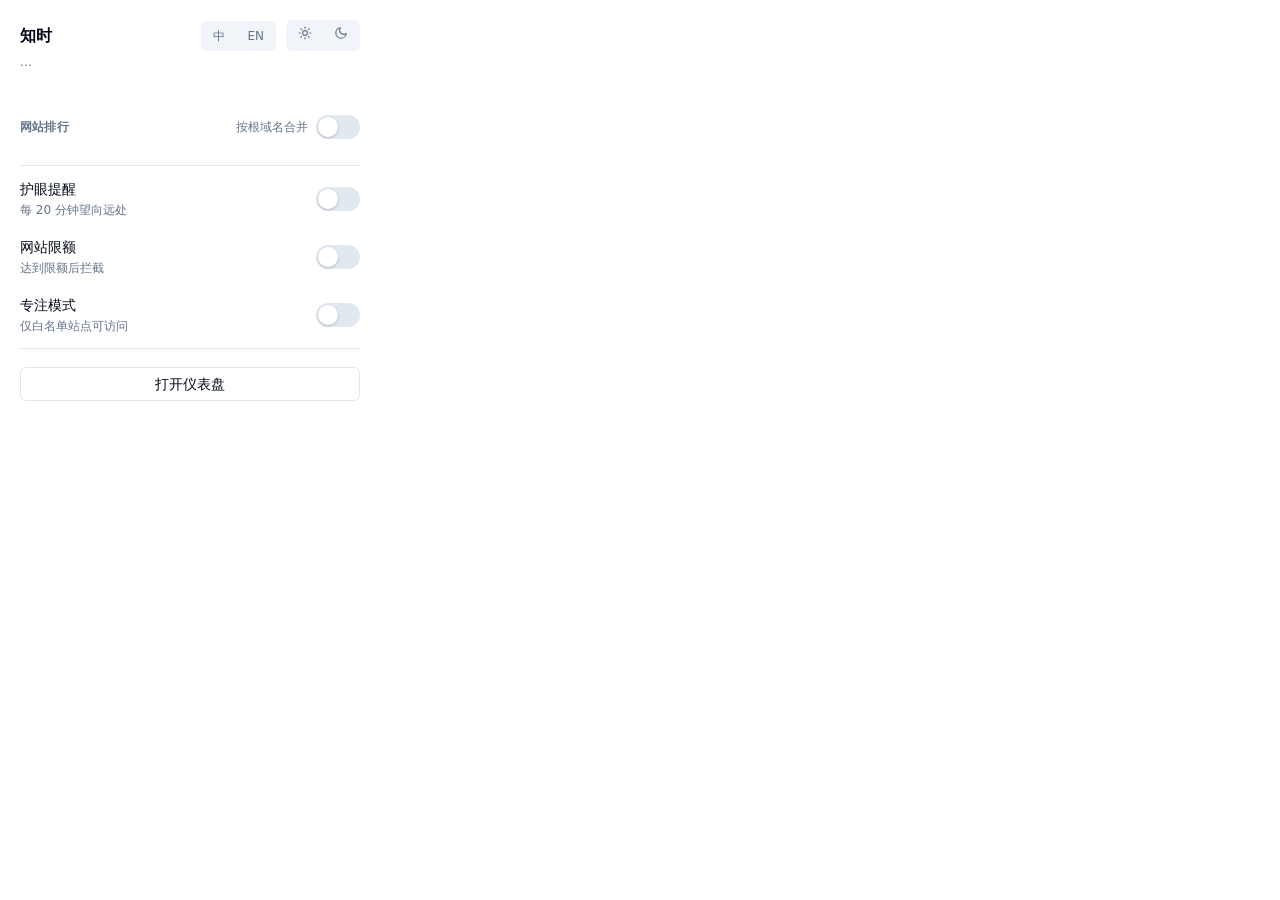
<file: src/pages/popup.html>
<!DOCTYPE html>
<html lang="zh-CN">
  <head>
    <meta charset="UTF-8" />
    <script src="theme-boot.js"></script>
    <link rel="stylesheet" href="shared.css" />
    <link rel="stylesheet" href="popup.css" />
    <title>知时</title>
  </head>
  <body>
    <main class="popup">
      <header class="popup-head">
        <div class="brand-row">
          <div class="brand">
            <span class="brand-name" data-i18n="brandName">知时</span>
          </div>
          <div class="segmented lang-mini" role="group" aria-label="Language" id="popupLocale">
            <button class="segment" type="button" data-locale="zh">中</button>
            <button class="segment" type="button" data-locale="en">EN</button>
          </div>
          <div class="segmented lang-mini" role="group" aria-label="Theme" id="popupTheme">
            <button class="segment" type="button" data-theme="light" data-i18n-aria="themeLight" aria-label="浅色"><svg viewBox="0 0 24 24" width="14" height="14" fill="none" stroke="currentColor" stroke-width="2" stroke-linecap="round"><circle cx="12" cy="12" r="4"/><path d="M12 2v2M12 20v2M4.93 4.93l1.41 1.41M17.66 17.66l1.41 1.41M2 12h2M20 12h2M4.93 19.07l1.41-1.41M17.66 6.34l1.41-1.41"/></svg></button>
            <button class="segment" type="button" data-theme="dark" data-i18n-aria="themeDark" aria-label="暗色"><svg viewBox="0 0 24 24" width="14" height="14" fill="none" stroke="currentColor" stroke-width="2" stroke-linecap="round" stroke-linejoin="round"><path d="M21 12.79A9 9 0 1 1 11.21 3 7 7 0 0 0 21 12.79z"/></svg></button>
          </div>
        </div>
        <p class="status muted" id="status">…</p>
      </header>

      <section class="today" id="todaySection">
        <div class="today-ring" id="ringWrap" hidden>
          <svg width="104" height="104" viewBox="0 0 104 104" aria-hidden="true">
            <circle class="ring-track" cx="52" cy="52" r="46" />
            <circle class="ring-value" id="ringValue" cx="52" cy="52" r="46" />
          </svg>
          <div class="ring-center">
            <span class="today-big num" id="todayTotal">0 分钟</span>
            <span class="ring-caption muted" id="ringCaption"></span>
          </div>
        </div>
        <div class="today-plain" id="plainWrap" hidden>
          <span class="today-big num" id="todayTotalPlain">0 分钟</span>
          <span class="muted" id="todayCaption" data-i18n="todayLabel">今日使用</span>
        </div>
      </section>

      <section class="sites">
        <div class="sites-head">
          <h2 class="section-label" data-i18n="topSites">网站排行</h2>
          <label class="merge-toggle" title="按根域名合并" data-i18n-title="mergeByRootHint">
            <span class="muted" data-i18n="mergeByRoot">按根域名合并</span>
            <button class="switch" role="switch" id="siteMerge" aria-label="按根域名合并" data-i18n-aria="mergeByRootHint"></button>
          </label>
        </div>
        <div id="siteList"></div>
      </section>

      <section class="toggles">
        <div class="toggle-row">
          <div class="toggle-text">
            <span id="eyeLabel" data-i18n="eyeRest">护眼提醒</span>
            <span class="muted toggle-sub" id="eyeSub">每 20 分钟望向远处</span>
          </div>
          <button class="switch" role="switch" id="eyeSwitch" aria-label="护眼提醒" data-i18n-aria="eyeRest"></button>
        </div>
        <div class="toggle-row">
          <div class="toggle-text">
            <span id="limitLabel" data-i18n="siteLimits">网站限额</span>
            <span class="muted toggle-sub" id="limitSub">达到限额后拦截</span>
          </div>
          <button class="switch" role="switch" id="limitSwitch" aria-label="网站限额" data-i18n-aria="siteLimits"></button>
        </div>
        <div class="toggle-row">
          <div class="toggle-text">
            <span id="focusLabel" data-i18n="focusTitle">专注模式</span>
            <span class="muted toggle-sub" id="focusSub">仅白名单站点可访问</span>
          </div>
          <button class="switch" role="switch" id="focusSwitch" aria-label="专注模式" data-i18n-aria="focusTitle"></button>
        </div>
      </section>

      <footer class="popup-foot">
        <a href="dashboard.html" id="dashLink" class="btn btn-outline btn-sm" data-i18n="openDashboard">打开仪表盘</a>
      </footer>
    </main>

    <script type="module" src="popup.js"></script>
  </body>
</html>
</file>
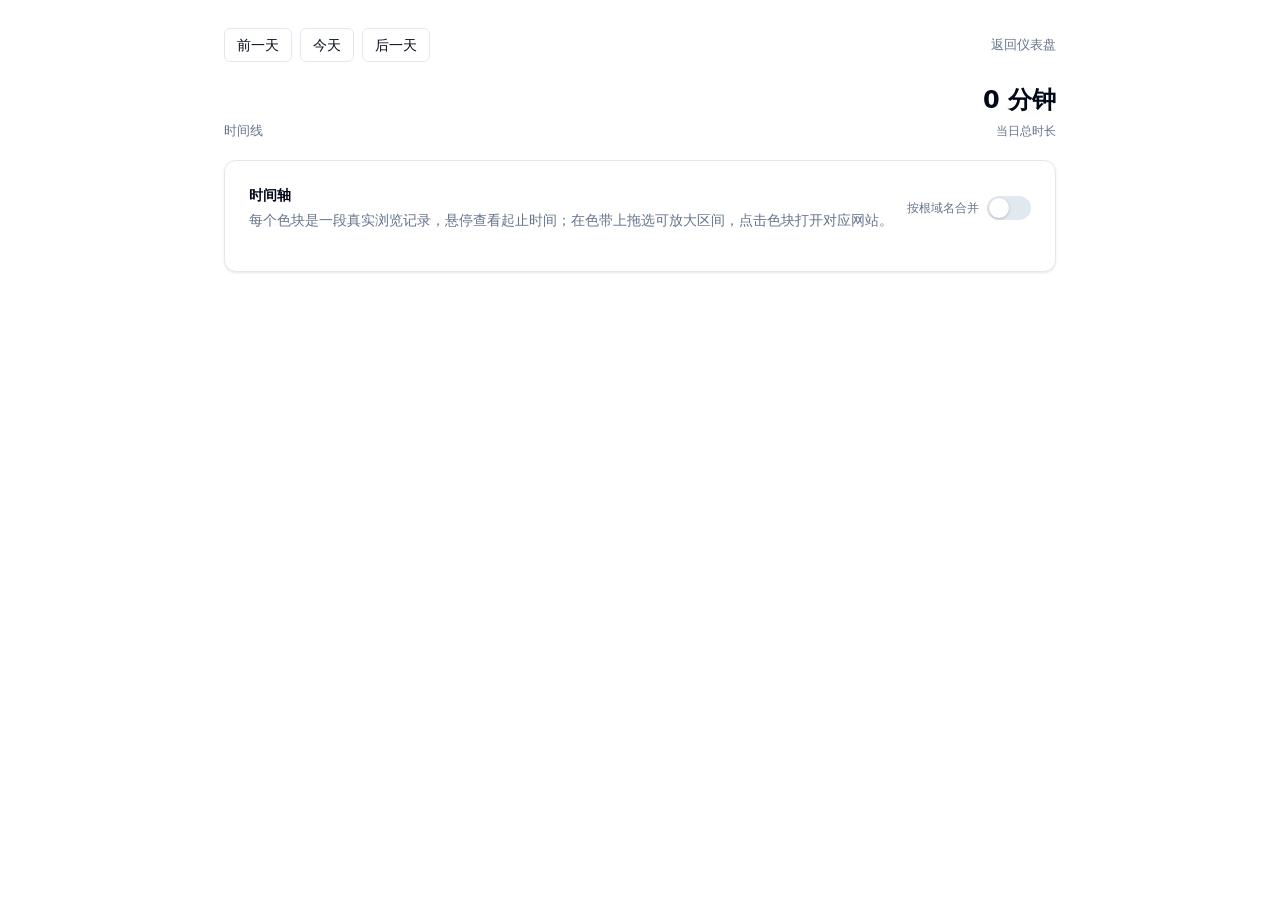
<file: src/pages/timeline.html>
<!DOCTYPE html>
<html lang="zh-CN">
  <head>
    <meta charset="UTF-8" />
    <script src="theme-boot.js"></script>
    <link rel="stylesheet" href="shared.css" />
    <link rel="stylesheet" href="timeline.css" />
    <title>知时 · 时间线</title>
  </head>
  <body>
    <div class="shell">
      <header class="tl-head">
        <nav class="tl-nav" aria-label="日期导航">
          <button class="btn btn-outline btn-sm" id="prevDay" data-i18n="timelinePrev">前一天</button>
          <button class="btn btn-outline btn-sm" id="todayBtn" data-i18n="timelineToday">今天</button>
          <button class="btn btn-outline btn-sm" id="nextDay" data-i18n="timelineNext">后一天</button>
        </nav>
        <a class="tl-back" href="dashboard.html" data-i18n="backToDash">返回仪表盘</a>
      </header>

      <section class="tl-summary">
        <div>
          <p class="tl-date num" id="tlDate"></p>
          <p class="muted" data-i18n="timelineTitle">时间线</p>
        </div>
        <div class="tl-total">
          <span class="num" id="tlTotal">0 分钟</span>
          <span class="muted" data-i18n="totalLabel">当日总时长</span>
        </div>
      </section>

      <section class="card card-pad">
        <div class="tl-head-row">
          <div class="tl-head-titles">
            <h2 class="card-title" data-i18n="tlAxisTitle">时间轴</h2>
            <span class="muted" data-i18n="tlAxisHint">每个色块代表一段网站使用，悬停查看详情。</span>
          </div>
          <label class="merge-toggle" title="按根域名合并" data-i18n-title="mergeByRootHint">
            <span class="muted" data-i18n="mergeByRoot">按根域名合并</span>
            <button class="switch" role="switch" id="tlMerge" aria-label="按根域名合并" data-i18n-aria="mergeByRootHint"></button>
          </label>
        </div>
        <div id="timeline"></div>
      </section>
    </div>
    <script type="module" src="timeline.js"></script>
  </body>
</html>
</file>
<file: docs/styles.css>
/* 知时宣传页。排版语言参考论述文式页面：窄栏、日期、图文穿插、常数表。
   色彩令牌与扩展本体一致（@paradox/ui 体系），点缀色只用图表蓝。 */

:root {
  --background: hsl(0 0% 100%);
  --foreground: hsl(222.2 84% 4.9%);
  --muted-foreground: hsl(215.4 16.3% 46.9%);
  --border: hsl(214.3 31.8% 91.4%);
  --accent: hsl(210 40% 96.1%);
  --primary: hsl(222.2 47.4% 11.2%);
  --primary-foreground: hsl(210 40% 98%);
  --chart-1: hsl(221 83% 53%);
  --success: hsl(142.1 76.2% 36.3%);
  --warning: hsl(37.7 92.1% 50.2%);
  --destructive: hsl(0 84.2% 60.2%);
}

* {
  box-sizing: border-box;
}

body {
  margin: 0;
  background: var(--background);
  color: var(--foreground);
  font-family: system-ui, -apple-system, 'Segoe UI', 'Microsoft YaHei', sans-serif;
  font-size: 16.5px;
  line-height: 1.9;
  -webkit-font-smoothing: antialiased;
}

/* ---------- 顶栏 ---------- */

.site-head {
  max-width: 680px;
  margin: 0 auto;
  padding: 28px 24px 0;
  display: flex;
  align-items: baseline;
  gap: 10px;
}

.brand {
  font-weight: 700;
  font-size: 17px;
  letter-spacing: 0.02em;
}

.brand-sub {
  font-size: 13px;
  color: var(--muted-foreground);
}

.head-link {
  margin-left: auto;
  font-size: 13px;
  color: var(--muted-foreground);
  text-decoration: none;
}

.head-link:hover {
  color: var(--foreground);
}

/* ---------- 正文 ---------- */

main {
  max-width: 680px;
  margin: 0 auto;
  padding: 0 24px 40px;
}

article {
  border-top: 1px solid var(--border);
  margin-top: 24px;
  padding-top: 40px;
}

.date {
  font-size: 13px;
  color: var(--muted-foreground);
  margin: 0 0 6px;
}

h1 {
  font-size: 30px;
  line-height: 1.4;
  font-weight: 700;
  margin: 0 0 28px;
  letter-spacing: 0.01em;
}

h2 {
  font-size: 20px;
  font-weight: 650;
  margin: 56px 0 16px;
}

p {
  margin: 0 0 18px;
}

.lede {
  font-size: 17.5px;
  color: hsl(222.2 47.4% 20%);
}

a {
  color: var(--chart-1);
}

code {
  font-family: ui-monospace, Consolas, monospace;
  font-size: 0.86em;
  background: var(--accent);
  border-radius: 4px;
  padding: 1px 6px;
}

/* 标题下的一排热力色块：全页唯一的装饰，呼应年度热力图。 */

.heat-sign {
  display: flex;
  gap: 6px;
  margin: 4px 0 8px;
}

.heat-sign span {
  width: 12px;
  height: 12px;
  border-radius: 3px;
}

.heat-sign span:nth-child(1) { background: var(--accent); }
.heat-sign span:nth-child(2) { background: var(--success); }
.heat-sign span:nth-child(3) { background: var(--warning); }
.heat-sign span:nth-child(4) { background: color-mix(in srgb, var(--warning) 45%, var(--destructive)); }
.heat-sign span:nth-child(5) { background: var(--destructive); }

/* ---------- 图 ---------- */

figure {
  margin: 28px 0 36px;
  padding: 0;
}

figure img {
  display: block;
  width: 100%;
  max-width: 860px;
  margin: 0 auto;
  border: 1px solid var(--border);
  border-radius: 12px;
  background: var(--background);
}

/* 弹窗截图较窄，保持原始比例，不强行放大 */
figure img[src='assets/popup.png'],
figure img[src='assets/context-menu.png'] {
  max-width: 460px;
}

figcaption {
  text-align: center;
  font-size: 13px;
  color: var(--muted-foreground);
  margin-top: 10px;
}

.will-fade {
  opacity: 0;
  transform: translateY(10px);
  transition: opacity 0.5s ease-out, transform 0.5s ease-out;
}

.faded {
  opacity: 1;
  transform: none;
}

/* ---------- 安装步骤 ---------- */

.install {
  padding-left: 20px;
  margin: 0 0 18px;
}

.install li {
  margin-bottom: 8px;
}

/* ---------- 页脚 ---------- */

.site-foot {
  max-width: 680px;
  margin: 0 auto;
  padding: 24px 24px 48px;
  border-top: 1px solid var(--border);
  display: flex;
  gap: 8px;
  font-size: 13px;
  color: var(--muted-foreground);
  flex-wrap: wrap;
}

.site-foot a {
  color: inherit;
}

@media (max-width: 720px) {
  body {
    font-size: 16px;
  }

  h1 {
    font-size: 26px;
  }

  figure img {
    max-width: 100%;
  }
}

@media (prefers-reduced-motion: reduce) {
  .will-fade {
    opacity: 1;
    transform: none;
    transition: none;
  }
}
</file>
<file: src/pages/shared.css>
/**
 * 知时 · 共享设计系统。
 * 令牌与组件形态移植自 @paradox/ui（shadcn 体系）：
 * 安静表面、最轻边框阴影、只有开关与进度有过渡。
 */

:root {
  --background: hsl(0 0% 100%);
  --foreground: hsl(222.2 84% 4.9%);
  --card: hsl(0 0% 100%);
  --card-foreground: hsl(222.2 84% 4.9%);
  --primary: hsl(222.2 47.4% 11.2%);
  --primary-foreground: hsl(210 40% 98%);
  --secondary: hsl(210 40% 96.1%);
  --secondary-foreground: hsl(222.2 47.4% 11.2%);
  --muted: hsl(210 40% 96.1%);
  --muted-foreground: hsl(215.4 16.3% 46.9%);
  --accent: hsl(210 40% 96.1%);
  --accent-foreground: hsl(222.2 47.4% 11.2%);
  --destructive: hsl(0 84.2% 60.2%);
  --destructive-foreground: hsl(210 40% 98%);
  --success: hsl(142.1 76.2% 36.3%);
  --warning: hsl(37.7 92.1% 50.2%);
  --border: hsl(214.3 31.8% 91.4%);
  --input: hsl(214.3 31.8% 91.4%);
  --ring: hsl(222.2 84% 4.9%);
  --chart-1: hsl(221 83% 53%);
  --chart-2: hsl(262 83% 58%);
  --chart-3: hsl(173 80% 36%);
  --chart-4: hsl(32 95% 44%);
  --chart-5: hsl(340 75% 50%);
  --radius: 0.5rem;
  /* 阴影层级：安静表面，仅作层次区分；深色模式加大黑度保证可见。 */
  --shadow-xs: 0 1px 2px rgb(0 0 0 / 0.04);
  --shadow-sm: 0 1px 3px rgb(0 0 0 / 0.06), 0 1px 2px rgb(0 0 0 / 0.04);
  --shadow-md: 0 4px 12px rgb(0 0 0 / 0.08);
}

@media (prefers-color-scheme: dark) {
  :root {
    --background: hsl(222.2 84% 4.9%);
    --foreground: hsl(210 40% 98%);
    --card: hsl(222.2 84% 4.9%);
    --card-foreground: hsl(210 40% 98%);
    --primary: hsl(210 40% 98%);
    --primary-foreground: hsl(222.2 47.4% 11.2%);
    --secondary: hsl(217.2 32.6% 17.5%);
    --secondary-foreground: hsl(210 40% 98%);
    --muted: hsl(217.2 32.6% 17.5%);
    --muted-foreground: hsl(215 20.2% 65.1%);
    --accent: hsl(217.2 32.6% 17.5%);
    --accent-foreground: hsl(210 40% 98%);
    --destructive: hsl(0 62.8% 30.6%);
    --destructive-foreground: hsl(210 40% 98%);
    --success: hsl(142.1 70.6% 45.3%);
    --warning: hsl(32.1 94.6% 43.7%);
    --border: hsl(217.2 32.6% 17.5%);
    --input: hsl(217.2 32.6% 17.5%);
    --ring: hsl(212.7 26.8% 83.9%);
    --chart-1: hsl(217 91% 70%);
    --chart-2: hsl(263 85% 76%);
    --chart-3: hsl(172 70% 55%);
    --chart-4: hsl(35 95% 63%);
    --chart-5: hsl(340 85% 72%);
    --shadow-xs: 0 1px 2px rgb(0 0 0 / 0.3);
    --shadow-sm: 0 1px 3px rgb(0 0 0 / 0.4);
    --shadow-md: 0 4px 12px rgb(0 0 0 / 0.5);
  }
}

/* 显式主题覆盖：特异性 (0,2,0) 高于 @media 内的 :root (0,1,0)，总生效。
   'auto' 不设 data-theme 属性，回落到上方 :root 与 @media 的系统判定。 */
:root[data-theme='light'] {
  --background: hsl(0 0% 100%);
  --foreground: hsl(222.2 84% 4.9%);
  --card: hsl(0 0% 100%);
  --card-foreground: hsl(222.2 84% 4.9%);
  --primary: hsl(222.2 47.4% 11.2%);
  --primary-foreground: hsl(210 40% 98%);
  --secondary: hsl(210 40% 96.1%);
  --secondary-foreground: hsl(222.2 47.4% 11.2%);
  --muted: hsl(210 40% 96.1%);
  --muted-foreground: hsl(215.4 16.3% 46.9%);
  --accent: hsl(210 40% 96.1%);
  --accent-foreground: hsl(222.2 47.4% 11.2%);
  --destructive: hsl(0 84.2% 60.2%);
  --destructive-foreground: hsl(210 40% 98%);
  --success: hsl(142.1 76.2% 36.3%);
  --warning: hsl(37.7 92.1% 50.2%);
  --border: hsl(214.3 31.8% 91.4%);
  --input: hsl(214.3 31.8% 91.4%);
  --ring: hsl(222.2 84% 4.9%);
  --chart-1: hsl(221 83% 53%);
  --chart-2: hsl(262 83% 58%);
  --chart-3: hsl(173 80% 36%);
  --chart-4: hsl(32 95% 44%);
  --chart-5: hsl(340 75% 50%);
  --shadow-xs: 0 1px 2px rgb(0 0 0 / 0.04);
  --shadow-sm: 0 1px 3px rgb(0 0 0 / 0.06), 0 1px 2px rgb(0 0 0 / 0.04);
  --shadow-md: 0 4px 12px rgb(0 0 0 / 0.08);
}

:root[data-theme='dark'] {
  --background: hsl(222.2 84% 4.9%);
  --foreground: hsl(210 40% 98%);
  --card: hsl(222.2 84% 4.9%);
  --card-foreground: hsl(210 40% 98%);
  --primary: hsl(210 40% 98%);
  --primary-foreground: hsl(222.2 47.4% 11.2%);
  --secondary: hsl(217.2 32.6% 17.5%);
  --secondary-foreground: hsl(210 40% 98%);
  --muted: hsl(217.2 32.6% 17.5%);
  --muted-foreground: hsl(215 20.2% 65.1%);
  --accent: hsl(217.2 32.6% 17.5%);
  --accent-foreground: hsl(210 40% 98%);
  --destructive: hsl(0 62.8% 30.6%);
  --destructive-foreground: hsl(210 40% 98%);
  --success: hsl(142.1 70.6% 45.3%);
  --warning: hsl(32.1 94.6% 43.7%);
  --border: hsl(217.2 32.6% 17.5%);
  --input: hsl(217.2 32.6% 17.5%);
  --ring: hsl(212.7 26.8% 83.9%);
  --chart-1: hsl(217 91% 70%);
  --chart-2: hsl(263 85% 76%);
  --chart-3: hsl(172 70% 55%);
  --chart-4: hsl(35 95% 63%);
  --chart-5: hsl(340 85% 72%);
  --shadow-xs: 0 1px 2px rgb(0 0 0 / 0.3);
  --shadow-sm: 0 1px 3px rgb(0 0 0 / 0.4);
  --shadow-md: 0 4px 12px rgb(0 0 0 / 0.5);
}

* {
  box-sizing: border-box;
}

/* display:flex 等组件样式会覆盖 UA 的 [hidden]，用 !important 保住语义隐藏。 */
[hidden] {
  display: none !important;
}

body {
  margin: 0;
  background: var(--background);
  color: var(--foreground);
  font-family: system-ui, -apple-system, 'Segoe UI', 'Microsoft YaHei', sans-serif;
  font-size: 14px;
  line-height: 1.5;
  -webkit-font-smoothing: antialiased;
}

button {
  font: inherit;
  color: inherit;
}

:focus-visible {
  outline: 2px solid var(--ring);
  outline-offset: 2px;
}

.num {
  font-variant-numeric: tabular-nums;
}

.muted {
  color: var(--muted-foreground);
}

/* ---------- 按钮 ---------- */

.btn {
  display: inline-flex;
  align-items: center;
  justify-content: center;
  gap: 8px;
  height: 40px;
  padding: 0 16px;
  border: none;
  border-radius: calc(var(--radius) - 2px);
  background: var(--primary);
  color: var(--primary-foreground);
  font-size: 14px;
  font-weight: 500;
  cursor: pointer;
  transition: background-color 0.15s, transform 0.08s ease-out;
}

.btn:hover {
  background: color-mix(in srgb, var(--primary) 90%, transparent);
}

.btn:active {
  transform: scale(0.97);
}

.btn-secondary {
  background: var(--secondary);
  color: var(--secondary-foreground);
}

.btn-secondary:hover {
  background: color-mix(in srgb, var(--secondary) 80%, transparent);
}

.btn-outline {
  background: transparent;
  color: var(--foreground);
  border: 1px solid var(--input);
}

.btn-outline:hover {
  background: var(--accent);
}

.btn-ghost {
  background: transparent;
  color: var(--foreground);
}

.btn-ghost:hover {
  background: var(--accent);
}

.btn-destructive {
  background: var(--destructive);
  color: var(--destructive-foreground);
}

.btn-destructive:hover {
  background: color-mix(in srgb, var(--destructive) 90%, transparent);
}

.btn-sm {
  height: 34px;
  padding: 0 12px;
}

.btn:disabled {
  opacity: 0.5;
  cursor: not-allowed;
}

/* ---------- 卡片与版式 ---------- */

.card {
  background: var(--card);
  color: var(--card-foreground);
  border: 1px solid var(--border);
  border-radius: calc(var(--radius) + 4px);
  box-shadow: var(--shadow-sm);
  transition: box-shadow 0.2s ease, border-color 0.2s ease;
}

.card-pad {
  padding: 24px;
}

.card-title {
  font-size: 14px;
  font-weight: 600;
  margin: 0;
}

.card-desc {
  font-size: 13px;
  color: var(--muted-foreground);
  margin: 4px 0 0;
}

/* ---------- 开关（对齐 @paradox/ui Switch：44×24，20px 滑块） ---------- */

.switch {
  position: relative;
  flex-shrink: 0;
  width: 44px;
  height: 24px;
  border: none;
  border-radius: 999px;
  background: var(--input);
  cursor: pointer;
  transition: background-color 0.15s;
}

.switch::after {
  content: '';
  position: absolute;
  top: 2px;
  left: 2px;
  width: 20px;
  height: 20px;
  border-radius: 999px;
  background: var(--background);
  box-shadow: 0 1px 3px rgb(0 0 0 / 0.2);
  transition: transform 0.15s;
}

.switch[aria-checked='true'] {
  background: var(--primary);
}

.switch[aria-checked='true']::after {
  transform: translateX(20px);
}

.switch:disabled {
  opacity: 0.5;
  cursor: not-allowed;
}

/* 「按根域名合并」这类挂在卡片标题右侧的小开关：整块可点，点文字也能切换 */
.merge-toggle {
  display: inline-flex;
  align-items: center;
  align-self: center;
  gap: 8px;
  flex-shrink: 0;
  cursor: pointer;
}

.merge-toggle > span {
  font-size: 12px;
  white-space: nowrap;
}

/* ---------- 输入 ---------- */

.input,
.select {
  height: 36px;
  padding: 0 10px;
  border: 1px solid var(--input);
  border-radius: calc(var(--radius) - 2px);
  background: var(--background);
  color: var(--foreground);
  font: inherit;
  font-size: 14px;
  transition: border-color 0.15s, box-shadow 0.15s;
}

.input:focus,
.select:focus {
  outline: none;
  border-color: var(--ring);
  box-shadow: 0 0 0 3px color-mix(in srgb, var(--ring) 25%, transparent);
}

/* ---------- 占比条 ---------- */

.bar-track {
  height: 6px;
  border-radius: 999px;
  background: var(--muted);
  overflow: hidden;
}

.bar-fill {
  height: 100%;
  border-radius: 999px;
  background: linear-gradient(90deg, var(--chart-1), color-mix(in srgb, var(--chart-1) 60%, white));
  transition: width 0.4s ease-out, filter 0.15s ease;
}
.bar-track:hover .bar-fill {
  filter: brightness(1.08);
}

/* ---------- 分段切换器（全局组件：图表形式、筛选、语言等） ---------- */

.segmented {
  display: flex;
  gap: 2px;
  padding: 2px;
  background: var(--muted);
  border-radius: calc(var(--radius) - 2px);
}

.segment {
  border: none;
  background: none;
  padding: 5px 12px;
  font-size: 13px;
  border-radius: calc(var(--radius) - 4px);
  color: var(--muted-foreground);
  cursor: pointer;
  white-space: nowrap;
  transition: color 0.15s, background-color 0.15s, box-shadow 0.15s, transform 0.08s ease-out;
}

.segment:hover {
  color: var(--foreground);
}

.segment:active {
  transform: scale(0.96);
}

.segment[aria-pressed='true'] {
  background: var(--card);
  color: var(--foreground);
  box-shadow: 0 1px 2px rgb(0 0 0 / 0.06);
}

.lang-mini .segment {
  padding: 4px 10px;
  font-size: 12px;
}

/* ---------- 图例（色点 + 文本，饼状图/时间线共用） ---------- */

.legend-row {
  display: flex;
  flex-wrap: wrap;
  gap: 4px 14px;
  margin-top: 12px;
  font-size: 12px;
  color: var(--muted-foreground);
}

.legend-item {
  display: inline-flex;
  align-items: center;
  gap: 6px;
}

.pie-dot {
  width: 9px;
  height: 9px;
  border-radius: 999px;
  display: inline-block;
  flex-shrink: 0;
}

.pie-dot[data-color='1'] { background: var(--chart-1); }
.pie-dot[data-color='2'] { background: var(--chart-2); }
.pie-dot[data-color='3'] { background: var(--chart-3); }
.pie-dot[data-color='4'] { background: var(--chart-4); }
.pie-dot[data-color='5'] { background: var(--chart-5); }
.pie-dot[data-color='6'] { background: color-mix(in srgb, var(--chart-1) 45%, var(--card)); }
.pie-dot[data-color='7'] { background: color-mix(in srgb, var(--chart-2) 45%, var(--card)); }

/* ---------- 网站名 + 品牌 SVG 图标 ---------- */

.site-name,
.top-name,
.tl-site-name {
  background-repeat: no-repeat;
  background-position: left center;
  background-size: 16px 16px;
  padding-left: 22px;
}

/* ---------- 空状态 ---------- */

.empty {
  padding: 28px 16px;
  text-align: center;
  color: var(--muted-foreground);
  font-size: 13px;
}

/* 空状态图标：mask 取色，自适应明暗主题；时钟呼应「知时」品牌。 */
.empty::before {
  content: '';
  display: block;
  margin: 0 auto 10px;
  width: 30px;
  height: 30px;
  background: var(--muted-foreground);
  opacity: 0.3;
  -webkit-mask: url("data:image/svg+xml,%3Csvg xmlns='http://www.w3.org/2000/svg' viewBox='0 0 24 24' fill='none' stroke='black' stroke-width='1.6' stroke-linecap='round'%3E%3Ccircle cx='12' cy='12' r='8.5'/%3E%3Cpath d='M12 7.5 V12 l2.8 1.8'/%3E%3C/svg%3E") center/contain no-repeat;
  mask: url("data:image/svg+xml,%3Csvg xmlns='http://www.w3.org/2000/svg' viewBox='0 0 24 24' fill='none' stroke='black' stroke-width='1.6' stroke-linecap='round'%3E%3Ccircle cx='12' cy='12' r='8.5'/%3E%3Cpath d='M12 7.5 V12 l2.8 1.8'/%3E%3C/svg%3E") center/contain no-repeat;
}

@media (prefers-reduced-motion: reduce) {
  * {
    transition: none !important;
    animation: none !important;
  }
}
</file>
<file: src/pages/block.css>
body {
  display: grid;
  place-items: center;
  min-height: 100vh;
}

.block {
  max-width: 420px;
  padding: 32px 24px;
  text-align: center;
  display: flex;
  flex-direction: column;
  align-items: center;
  gap: 10px;
}

.block-icon {
  color: var(--muted-foreground);
  margin-bottom: 4px;
}

.block h1 {
  margin: 0;
  font-size: 20px;
  font-weight: 650;
}

.block-domain {
  margin: 0;
  font-size: 15px;
  font-weight: 600;
  color: var(--chart-1);
  word-break: break-all;
}

.block-usage {
  margin: 0;
  font-size: 13px;
}

.block-actions {
  display: flex;
  gap: 10px;
  margin-top: 14px;
  flex-wrap: wrap;
  justify-content: center;
}

.block-actions a {
  text-decoration: none;
  color: inherit;
}

.block-note {
  margin: 8px 0 0;
  font-size: 12px;
}
</file>
<file: src/pages/dashboard.css>
.shell {
  max-width: 880px;
  /* 窄容器（如被嵌入弹窗）下不塌缩成竖排文字，宁可出横向滚动。 */
  min-width: 680px;
  margin: 0 auto;
  padding: 28px 24px 48px;
}

.top {
  display: flex;
  flex-direction: column;
  gap: 16px;
  margin-bottom: 24px;
}

.brand {
  display: flex;
  align-items: baseline;
  gap: 10px;
  width: 100%;
}

.brand-name {
  font-size: 22px;
  font-weight: 700;
}

.brand-sub {
  font-size: 13px;
}

.github-link {
  align-self: center;
  color: var(--muted-foreground);
  display: inline-flex;
}

#dashThemeSwitch {
  margin-left: auto;
  align-self: center;
}

.github-link:hover {
  color: var(--foreground);
}

.tabs {
  display: flex;
  flex-wrap: nowrap;
  gap: 4px;
  border-bottom: 1px solid var(--border);
}

.tab {
  padding: 8px 14px;
  border: none;
  background: none;
  font-size: 14px;
  font-weight: 500;
  color: var(--muted-foreground);
  cursor: pointer;
  white-space: nowrap;
  border-bottom: 2px solid transparent;
  margin-bottom: -1px;
}

.tab:hover {
  color: var(--foreground);
}

.tab[aria-pressed='true'] {
  color: var(--foreground);
  border-bottom-color: var(--foreground);
}

.panel {
  display: flex;
  flex-direction: column;
  gap: 16px;
}

/* ---------- 概览 ---------- */

.stat-row {
  display: grid;
  grid-template-columns: repeat(auto-fit, minmax(220px, 1fr));
  gap: 16px;
}

.stat-head {
  display: flex;
  align-items: center;
  justify-content: space-between;
  gap: 12px;
}

.goal-toggle {
  display: inline-flex;
  align-items: center;
  gap: 6px;
  font-size: 12px;
  cursor: pointer;
  user-select: none;
}

.goal-toggle input {
  accent-color: var(--primary);
}

.goal-line {
  display: flex;
  align-items: center;
  gap: 8px;
  margin-top: 8px;
}

.goal-line .input {
  width: 84px;
  height: 32px;
}

.stat-value {
  margin: 6px 0 0;
  font-size: 26px;
  font-weight: 650;
}

/* 分享按钮在统计卡内绝对定位，卡片需作定位基准 */
.stat-card {
  position: relative;
}

.stat-card .card-desc {
  margin-top: 2px;
}

.section-head {
  display: flex;
  align-items: baseline;
  justify-content: space-between;
  margin-bottom: 16px;
}

/* 近 7 天柱状图 */

.week-chart {
  display: grid;
  grid-template-columns: repeat(7, 1fr);
  gap: 12px;
  align-items: end;
  height: 140px;
  padding-top: 8px;
  position: relative; /* 目标基线叠加层定位基准 */
}

.week-col {
  display: flex;
  flex-direction: column;
  align-items: center;
  gap: 8px;
  height: 100%;
  justify-content: flex-end;
}

.week-bar {
  width: 100%;
  max-width: 44px;
  min-height: 2px;
  border-radius: 4px 4px 2px 2px;
  background: linear-gradient(180deg, color-mix(in srgb, var(--success) 75%, white), var(--success));
  transition: filter 0.15s ease;
}

.week-bar:hover {
  filter: brightness(1.08);
}

/* 折线图（与柱状图同高：固定 140px，按容器宽度绘制） */

.week-svg {
  width: 100%;
  height: 140px;
  display: block;
}

.week-line {
  fill: none;
  stroke: var(--chart-1); /* 折线用蓝色 */
  stroke-width: 2;
  stroke-linecap: round;
  stroke-linejoin: round;
}

.week-area {
  fill: var(--chart-1);
  opacity: 0.08;
}

.week-dot {
  fill: var(--chart-1);
}

.week-baseline {
  stroke: var(--border);
}

/* 每日目标基线：柱状图为叠加虚线 + 右端数值标签，折线图为 SVG 虚线 + 文本。
   仅在用户开启每日目标时由 JS 渲染。 */

/* 健康提醒倒计时：开启提醒后出现在卡片描述下方 */
.health-countdown {
  display: inline-flex;
  align-items: center;
  gap: 6px;
  margin: 8px 0 0;
  font-size: 12px;
  color: var(--muted-foreground);
}

.health-countdown::before {
  content: '';
  width: 6px;
  height: 6px;
  border-radius: 999px;
  background: var(--chart-1);
  flex-shrink: 0;
}

.week-goal-svg {
  stroke: var(--muted-foreground);
  stroke-width: 1.5;
  stroke-dasharray: 4 3;
  opacity: 0.6;
  fill: none;
}
.week-goal-svg-label {
  fill: var(--muted-foreground);
  font-size: 9px;
}

.week-labels {
  height: auto;
  padding-top: 0;
  align-items: initial;
  justify-items: center; /* 标签在各自格子内居中，与折线点列中心对齐 */
  gap: 0; /* 7 等分严格对齐折线点（点取每列中心 (i+0.5)*W/7） */
}

.week-label.is-today {
  color: var(--foreground);
  font-weight: 600;
}

/* 饼状图（环形）：直径与柱状/折线的绘图区高度一致 */

.pie-wrap {
  position: relative;
  width: 148px;
  height: 148px;
  margin: 0 auto;
}

.pie-wrap .week-svg {
  height: 148px;
  filter: drop-shadow(0 2px 4px rgb(0 0 0 / 0.1)); /* 轻微厚度/浮起感 */
}

.pie-center {
  position: absolute;
  inset: 0;
  display: flex;
  flex-direction: column;
  align-items: center;
  justify-content: center;
  gap: 0;
}

.pie-center .pie-total {
  font-size: 13px;
  font-weight: 650;
}

.pie-center .muted {
  font-size: 10px;
}

.pie-seg {
  fill: none;
  stroke-width: 20;
  transition: stroke-dasharray 0.4s ease-out, stroke-width 0.18s ease, opacity 0.18s ease;
}

.legend-row {
  display: flex;
  flex-wrap: wrap;
  gap: 4px 14px;
  margin-top: 12px;
  font-size: 12px;
  color: var(--muted-foreground);
}

.legend-item {
  display: inline-flex;
  align-items: center;
  gap: 6px;
}

.pie-dot {
  width: 9px;
  height: 9px;
  border-radius: 999px;
  display: inline-block;
  flex-shrink: 0;
}

/* 饼状图切片颜色与图例共用 shared.css 的 .pie-dot[data-color] 色板 */

.pie-seg[data-color='1'] { stroke: var(--chart-1); }
.pie-seg[data-color='2'] { stroke: var(--chart-2); }
.pie-seg[data-color='3'] { stroke: var(--chart-3); }
.pie-seg[data-color='4'] { stroke: var(--chart-4); }
.pie-seg[data-color='5'] { stroke: var(--chart-5); }
.pie-seg[data-color='6'] { stroke: color-mix(in srgb, var(--chart-1) 45%, var(--card)); }
.pie-seg[data-color='7'] { stroke: color-mix(in srgb, var(--chart-2) 45%, var(--card)); }

/* 饼图悬停：高亮当前切片、淡化其余（图例项 data-i 与切片联动，由 JS 加 is-active） */
.pie-seg.is-active { stroke-width: 26; }
.pie-wrap:has(.pie-seg.is-active) .pie-seg:not(.is-active) { opacity: 0.3; }
.legend-item { cursor: default; transition: color 0.15s ease; }
.legend-item:hover { color: var(--foreground); }

/* 时段输入行 */

.hours-row {
  display: flex;
  align-items: center;
  gap: 10px;
  margin-top: 14px;
  flex-wrap: wrap;
}

.hours-row .input {
  width: 120px;
}

/* 心跳站点 chips */

.chip-row {
  display: flex;
  flex-wrap: wrap;
  gap: 8px;
  margin-top: 14px;
}

.chip-row:empty {
  display: none;
}

.chip {
  display: inline-flex;
  align-items: center;
  gap: 6px;
  padding: 4px 8px 4px 12px;
  border: 1px solid var(--border);
  border-radius: 999px;
  font-size: 13px;
  background: var(--secondary);
  color: var(--secondary-foreground);
}

.chip button {
  border: none;
  background: none;
  color: var(--muted-foreground);
  cursor: pointer;
  font-size: 12px;
  padding: 2px;
  line-height: 1;
}

.chip button:hover {
  color: var(--destructive);
}

.heartbeat-form {
  margin-top: 12px;
}

.heartbeat-form .input {
  flex: 1;
  min-width: 200px;
}

/* 专注模式卡片：开启时轻微着色提示状态 */
.focus-card.focus-on {
  background: color-mix(in srgb, var(--chart-1) 5%, var(--card));
  box-shadow: inset 0 0 0 1px color-mix(in srgb, var(--chart-1) 30%, transparent);
}

/* 白名单空态：一行安静小字（不带公共 .empty 的品牌时钟图标） */
.focus-empty {
  font-size: 13px;
  padding: 2px 0;
}

/* 专注模式开关旁的一句小字提示：不抢视线，只在需要时被读到 */
.switch-with-hint {
  display: flex;
  align-items: center;
  gap: 12px;
  flex-wrap: wrap;
  justify-content: flex-end;
}

.focus-hint {
  font-size: 12px;
  line-height: 1.4;
  /* 中文可以任意处折行，宽度给窄了会把「白名单」拆成两行；240px 容得下
     中文整句，英文则按词自然折行。 */
  max-width: 240px;
  text-align: right;
}

/* 「从当前标签页添加」入口 */
.focus-tools {
  display: flex;
  align-items: center;
  gap: 10px;
  margin-top: 12px;
  flex-wrap: wrap;
}

.focus-import-note {
  font-size: 12px;
}

/* 已打开标签页选择器 */
.tab-picker {
  margin-top: 12px;
  border: 1px solid var(--border);
  border-radius: calc(var(--radius) - 2px);
  background: color-mix(in srgb, var(--secondary) 45%, var(--card));
  overflow: hidden;
}

.tab-picker[hidden] {
  display: none;
}

/* 面板头只剩一个「刷新」按钮，靠右对齐与原位置保持一致 */
.tab-picker-head {
  display: flex;
  align-items: center;
  justify-content: flex-end;
  gap: 12px;
  padding: 8px 12px;
  border-bottom: 1px solid var(--border);
}

.tab-picker-head .muted {
  font-size: 12px;
  line-height: 1.5;
  margin: 0;
}

.tab-pick-list {
  max-height: 280px;
  overflow-y: auto;
  padding: 4px 0;
}

.tab-pick-list .focus-empty {
  padding: 8px 12px;
}

.tab-pick-row {
  display: flex;
  align-items: center;
  gap: 10px;
  padding: 6px 12px;
}

.tab-pick-row:hover {
  background: var(--accent);
}

/* 整行可点：勾选框 + 图标 + 域名一起构成 label */
.tab-pick-main {
  display: flex;
  align-items: center;
  gap: 10px;
  flex: 1;
  min-width: 0;
  cursor: pointer;
}

.tab-pick-box {
  flex: none;
  width: 15px;
  height: 15px;
  accent-color: var(--primary);
  cursor: inherit;
}

.tab-pick-icon {
  flex: none;
  width: 16px;
  height: 16px;
  border-radius: 4px;
  background-size: contain;
  background-position: center;
  background-repeat: no-repeat;
}

.tab-pick-name {
  font-size: 13px;
  overflow: hidden;
  text-overflow: ellipsis;
  white-space: nowrap;
}

.tab-pick-meta {
  flex: none;
  font-size: 12px;
}

/* 已在白名单的行：整体压暗，勾选框禁用 */
.tab-pick-row.is-added .tab-pick-main,
.tab-pick-row.is-added .tab-pick-box {
  opacity: 0.55;
  cursor: default;
}

.tab-pick-tag {
  flex: none;
  font-size: 12px;
}

.tab-picker-foot {
  display: flex;
  align-items: center;
  justify-content: space-between;
  gap: 12px;
  padding: 10px 12px;
  border-top: 1px solid var(--border);
  flex-wrap: wrap;
}

.tab-picker-foot .muted {
  font-size: 12px;
}

.tab-picker-actions {
  display: flex;
  align-items: center;
  gap: 8px;
  flex-wrap: wrap;
}

/* 分享卡片预览弹层 */
.share-modal {
  position: fixed;
  inset: 0;
  z-index: 60;
  display: grid;
  place-items: center;
}

.share-modal[hidden] {
  display: none;
}

.share-backdrop {
  position: absolute;
  inset: 0;
  background: rgb(15 23 42 / 0.55);
  backdrop-filter: blur(4px);
}

.share-body {
  position: relative;
  max-width: min(760px, calc(100vw - 48px));
  max-height: calc(100vh - 64px);
  overflow: auto;
  border-radius: 14px;
  background: var(--card);
  padding: 14px;
  box-shadow: 0 24px 64px rgb(15 23 42 / 0.35);
}

/* 左：卡片预览，右：类型切换与个人资料 */
.share-layout {
  display: flex;
  align-items: flex-start;
  gap: 16px;
}

.share-layout img {
  display: block;
  width: 330px;
  height: auto;
  flex: none;
  border-radius: 8px;
}

.share-side {
  flex: 1;
  min-width: 0;
  display: flex;
  flex-direction: column;
  gap: 14px;
  align-self: stretch;
}

.share-side .segmented {
  align-self: flex-start;
}

.share-profile {
  display: flex;
  flex-direction: column;
  gap: 12px;
  padding: 14px;
  border: 1px solid var(--border);
  border-radius: calc(var(--radius) + 2px);
  background: color-mix(in srgb, var(--muted) 40%, transparent);
}

.share-profile-head {
  display: flex;
  align-items: center;
  gap: 12px;
}

.share-avatar {
  position: relative;
  display: block;
  width: 56px;
  height: 56px;
  flex: none;
  cursor: pointer;
  border-radius: 50%;
}

.share-avatar img {
  display: block;
  width: 56px;
  height: 56px;
  border-radius: 50%;
  object-fit: cover;
  box-shadow:
    0 0 0 2px var(--card),
    0 0 0 3.5px color-mix(in srgb, var(--chart-1) 35%, transparent);
}

.share-avatar-fallback {
  display: grid;
  place-items: center;
  width: 56px;
  height: 56px;
  border-radius: 50%;
  color: #fff;
  background: linear-gradient(135deg, var(--chart-1), var(--chart-2));
}

.share-avatar-fallback[hidden] {
  display: none;
}

/* 有头像时的上传角标：提示头像可更换 */
.share-avatar-chip {
  position: absolute;
  right: -2px;
  bottom: -2px;
  display: grid;
  place-items: center;
  width: 20px;
  height: 20px;
  border-radius: 50%;
  color: var(--muted-foreground);
  background: var(--card);
  border: 1px solid var(--border);
}

.share-name-field {
  flex: 1;
  min-width: 0;
  display: flex;
  flex-direction: column;
  gap: 6px;
}

.share-side-label {
  font-size: 12px;
  color: var(--muted-foreground);
}

.share-show-row {
  display: flex;
  align-items: center;
  justify-content: space-between;
  gap: 12px;
  font-size: 13px;
}

#shareAvatarRemove[hidden] {
  display: none;
}

.share-actions {
  display: flex;
  justify-content: flex-end;
  gap: 8px;
  margin-top: auto;
}

@media (max-width: 700px) {
  .share-layout {
    flex-direction: column;
  }

  .share-layout img {
    width: 100%;
  }
}

/* 分享图标按钮：统计卡内绝对定位到右上角，其他位置（热力图卡头）内联使用 */
.stat-share-btn {
  display: grid;
  place-items: center;
  width: 28px;
  height: 28px;
  border: none;
  border-radius: 8px;
  background: transparent;
  color: var(--muted-foreground);
  cursor: pointer;
  transition:
    background 0.15s ease,
    color 0.15s ease;
}

.stat-card .stat-share-btn {
  position: absolute;
  top: 10px;
  right: 10px;
}

.stat-share-btn:hover {
  background: var(--muted);
  color: var(--chart-1);
}

.section-head-right {
  display: flex;
  align-items: center;
  gap: 12px;
}

/* 限额时段屏蔽编辑器 */

.limit-schedule {
  display: flex;
  align-items: center;
  gap: 10px;
  flex-wrap: wrap;
  margin: -4px 20px 14px 20px;
  padding: 10px 14px;
  border: 1px dashed var(--border);
  border-radius: calc(var(--radius) - 2px);
}

.limit-schedule label {
  display: inline-flex;
  align-items: center;
  gap: 6px;
  font-size: 13px;
  cursor: pointer;
}

.limit-schedule input[type='time'] {
  height: 30px;
  border: 1px solid var(--input);
  border-radius: calc(var(--radius) - 4px);
  background: var(--background);
  color: var(--foreground);
  font: inherit;
  font-size: 13px;
}

.limit-schedule input[type='checkbox'] {
  accent-color: var(--primary);
}

.limit-schedule .hint {
  font-size: 12px;
}

.schedule-btn {
  font-size: 12px;
  color: var(--muted-foreground);
}

.schedule-btn[aria-pressed='true'] {
  color: var(--chart-1);
}

.week-label {
  font-size: 12px;
  color: var(--muted-foreground);
}

.week-col.is-today .week-label {
  color: var(--foreground);
  font-weight: 600;
}

/* 热力图 */

.heat-scroll {
  overflow-x: auto;
}

.heat-stack {
  position: relative;
  display: inline-block;
  padding-bottom: 22px; /* 底部月份标签的空间 */
}

.heatmap {
  display: grid;
  grid-template-rows: repeat(7, 12px);
  grid-template-columns: repeat(53, 12px);
  gap: 3px;
}

.heat-grid-wrap {
  display: flex;
  gap: 5px;
}

.heat-grid-rel {
  position: relative;
}

.heat-weekdays {
  position: sticky;
  left: 0;
  z-index: 1;
  display: grid;
  grid-template-rows: repeat(7, 12px);
  gap: 3px;
  align-items: center;
  background: var(--background);
}

.heat-weekday {
  font-size: 10px;
  line-height: 1;
  color: var(--muted-foreground);
  white-space: nowrap;
}

.heat-months {
  position: relative;
  height: 16px;
  margin-top: 6px;
}

.heat-month {
  position: absolute;
  top: 0;
  font-size: 11px;
  color: var(--muted-foreground);
  white-space: nowrap;
}

.heat-cell.has-data {
  cursor: pointer;
}

.heat-tip {
  position: fixed;
  z-index: 60;
  max-width: 240px;
  padding: 10px 12px;
  border: 1px solid var(--border);
  border-radius: 8px;
  background: var(--card);
  box-shadow: 0 4px 16px rgb(0 0 0 / 0.12);
  font-size: 12.5px;
  line-height: 1.6;
  pointer-events: none;
}

.heat-tip .tip-title {
  font-weight: 650;
  margin-bottom: 2px;
}

.heat-tip .tip-line {
  color: var(--muted-foreground);
}

.heat-legend {
  display: flex;
  align-items: center;
  gap: 4px;
  margin-top: 10px;
  font-size: 11px;
}

.heat-legend .heat-cell {
  width: 10px;
  height: 10px;
}

.stat-clickable {
  cursor: pointer;
  transition: border-color 0.15s;
}

.stat-clickable:hover {
  border-color: var(--chart-1);
}

.heat-cell {
  width: 12px;
  height: 12px;
  border-radius: 3px;
  background: color-mix(in srgb, var(--muted) 50%, var(--card)); /* 空格更淡，不显灰 */
  position: relative; /* hover 放大时层叠在邻居之上 */
  transition: transform 0.1s ease, box-shadow 0.1s ease;
}

.heat-cell.ghost {
  background: transparent;
  cursor: default;
}

/* hover 放大 + 轻阴影，与饼/柱图交互一致；ghost 不响应。 */
.heat-cell:not(.ghost):hover {
  transform: scale(1.45);
  z-index: 1;
  box-shadow: var(--shadow-sm), inset 0 1px 0 rgb(255 255 255 / 0.18);
}

/* 语义色标：浅（无）→ 绿 → 黄 → 橙 → 红，阈值 1h / 3h / 6h；
   各级混入少量 card 让梯度更柔和，避免纯色过硬。 */
.heat-cell[data-level] {
  box-shadow: inset 0 1px 0 rgb(255 255 255 / 0.18); /* 有数据格子顶部内微光 */
}

.heat-cell[data-level='1'] {
  background: color-mix(in srgb, var(--success) 85%, var(--card));
}

.heat-cell[data-level='2'] {
  background: color-mix(in srgb, var(--warning) 85%, var(--card));
}

.heat-cell[data-level='3'] {
  background: color-mix(in srgb, color-mix(in srgb, var(--warning) 50%, var(--destructive)) 85%, var(--card));
}

.heat-cell[data-level='4'] {
  background: color-mix(in srgb, var(--destructive) 85%, var(--card));
}

/* 网站排行（近 7 天） */

/* 排行卡片头部的两组分段：维度（时间/次数）+ 范围（今日/近 7 天）。
   窄视口下换行，避免挤爆标题。 */
.rank-controls {
  display: flex;
  flex-wrap: wrap;
  align-items: center;
  justify-content: flex-end;
  gap: 8px;
}

.top-row {
  display: grid;
  grid-template-columns: 200px 1fr auto;
  gap: 12px;
  align-items: center;
  padding: 7px 0;
}

/* 可跳转的排行项是 <button>：抹掉默认外观，排版仍由上面的 grid 负责。 */
button.top-row {
  width: 100%;
  border: 0;
  background: none;
  text-align: left;
  cursor: pointer;
}

button.top-row:hover .top-name {
  color: var(--primary);
  text-decoration: underline;
}

button.top-row:focus-visible {
  border-radius: 6px;
  outline-offset: 2px;
}

.top-name {
  font-size: 13px;
  overflow: hidden;
  text-overflow: ellipsis;
  white-space: nowrap;
}

.top-time {
  font-size: 12px;
  color: var(--muted-foreground);
}

.top-more {
  display: block;
  margin: 10px auto 0;
}

/* ---------- 限额 ---------- */

.limit-master {
  display: flex;
  align-items: center;
  justify-content: space-between;
  gap: 16px;
  flex-wrap: wrap;
}

.limit-form {
  display: flex;
  align-items: center;
  gap: 10px;
  padding: 14px 20px;
  flex-wrap: wrap;
}

.limit-form .input:first-child {
  flex: 1;
}

.limit-form .input[type='number'] {
  width: 84px;
}

.limit-toolbar {
  display: flex;
  align-items: center;
  gap: 10px;
  padding: 12px 20px;
  flex-wrap: wrap;
}

.limit-toolbar .input {
  flex: 1;
  min-width: 200px;
}

.limit-row {
  display: flex;
  align-items: center;
  justify-content: space-between;
  gap: 16px;
  padding: 14px 20px;
  border-top: 1px solid var(--border);
}

.limit-row:first-child {
  border-top: none;
}

.limit-info {
  display: flex;
  flex-direction: column;
  gap: 1px;
  min-width: 0;
}

.limit-domain {
  font-size: 14px;
  font-weight: 500;
  overflow: hidden;
  text-overflow: ellipsis;
  white-space: nowrap;
}

.limit-delete {
  width: 32px;
  height: 32px;
  padding: 0;
  border: none;
  border-radius: calc(var(--radius) - 2px);
  background: none;
  color: var(--muted-foreground);
  cursor: pointer;
  font-size: 15px;
}

.limit-delete:hover {
  background: var(--accent);
  color: var(--destructive);
}

/* ---------- 健康 ---------- */

.health-card {
  display: flex;
  align-items: center;
  justify-content: space-between;
  gap: 24px;
  flex-wrap: wrap;
}

.health-controls {
  display: flex;
  align-items: center;
  gap: 12px;
  flex-shrink: 0;
}

.interval-field {
  display: flex;
  align-items: center;
  gap: 6px;
}

.interval-field .input {
  width: 76px;
  height: 36px;
}

/* ---------- 数据 ---------- */

.data-actions {
  display: flex;
  gap: 10px;
  margin-top: 14px;
}

.privacy {
  font-size: 12px;
  text-align: center;
  margin: 8px 0 0;
}

@media (max-width: 640px) {
  .top-row {
    grid-template-columns: 1fr auto;
  }

  .top-row .bar-track {
    grid-column: 1 / -1;
  }
}

/* ---------- AI 助手 ---------- */

.agent-setup-form {
  display: flex;
  align-items: flex-end;
  gap: 12px;
  margin-top: 12px;
}

.agent-field {
  display: flex;
  flex-direction: column;
  gap: 4px;
  flex: 1;
}

.agent-status {
  margin-top: 8px;
  font-size: 13px;
}

.agent-status.error {
  color: var(--destructive);
}

.agent-chat-card {
  display: flex;
  flex-direction: column;
  gap: 8px;
}

.agent-header {
  display: flex;
  align-items: center;
  justify-content: space-between;
  gap: 12px;
}

.agent-model-bar {
  display: flex;
  align-items: center;
  gap: 8px;
}

.agent-status-dot {
  width: 8px;
  height: 8px;
  border-radius: 50%;
  background: var(--success);
  flex-shrink: 0;
}

.agent-status-dot.offline {
  background: var(--muted-foreground);
}

.agent-actions {
  display: flex;
  gap: 8px;
}

.agent-suggest-row {
  display: flex;
  flex-wrap: wrap;
  gap: 8px;
  margin-bottom: 12px;
}

.agent-suggest-row .chip {
  cursor: pointer;
  font-size: 13px;
  transition: border-color 0.15s, background 0.15s;
  background: var(--card);
}

.agent-suggest-row .chip:hover {
  border-color: var(--ring);
  background: var(--accent);
}

.agent-chat {
  max-height: 420px;
  overflow-y: auto;
  display: flex;
  flex-direction: column;
  gap: 12px;
  padding: 4px 0;
  min-height: 200px;
}

.agent-msg {
  display: flex;
  flex-direction: column;
  max-width: 85%;
  gap: 2px;
}

.agent-msg-user {
  align-self: flex-end;
  align-items: flex-end;
}

.agent-msg-assistant {
  align-self: flex-start;
  align-items: flex-start;
}

.agent-msg-bubble {
  padding: 10px 14px;
  border-radius: var(--radius);
  font-size: 14px;
  line-height: 1.5;
  white-space: pre-wrap;
  word-break: break-word;
}

.agent-msg-user .agent-msg-bubble {
  background: var(--primary);
  color: var(--primary-foreground);
}

.agent-msg-assistant .agent-msg-bubble {
  background: var(--secondary);
  color: var(--secondary-foreground);
  border: 1px solid var(--border);
}

.agent-thinking {
  display: flex;
  align-items: center;
  gap: 4px;
  padding: 10px 14px;
  font-size: 14px;
  color: var(--muted-foreground);
  background: var(--secondary);
  border: 1px solid var(--border);
  border-radius: var(--radius);
  align-self: flex-start;
}

.agent-thinking::after {
  content: '·';
  animation: agent-dots 1.2s steps(4, end) infinite;
}

@keyframes agent-dots {
  0% { content: ''; }
  25% { content: '·'; }
  50% { content: '··'; }
  75% { content: '···'; }
  100% { content: ''; }
}

.agent-action-card {
  padding: 12px 14px;
  border: 1px solid var(--border);
  border-radius: var(--radius);
  background: var(--accent);
  max-width: 85%;
  align-self: flex-start;
  display: flex;
  flex-direction: column;
  gap: 10px;
}

.agent-action-label {
  font-size: 12px;
  color: var(--muted-foreground);
  text-transform: uppercase;
  letter-spacing: 0.04em;
}

.agent-action-desc {
  font-size: 14px;
  font-weight: 500;
}

.agent-action-btns {
  display: flex;
  gap: 8px;
}

.agent-input-row {
  display: flex;
  gap: 8px;
  align-items: flex-end;
  margin-top: 12px;
}

.agent-input {
  flex: 1;
  resize: none;
  min-height: 40px;
  max-height: 120px;
  font-family: inherit;
  font-size: 14px;
}

.agent-input-row .btn {
  white-space: nowrap;
}

/* Markdown 渲染样式（仅在 assistant 气泡内生效） */
.agent-msg-bubble p { margin: 0; }
.agent-msg-bubble p + p { margin-top: 8px; }
.agent-msg-bubble h1, .agent-msg-bubble h2, .agent-msg-bubble h3, .agent-msg-bubble h4 {
  margin: 12px 0 4px;
  font-size: 1em;
  font-weight: 700;
}
.agent-msg-bubble h1 { font-size: 1.2em; }
.agent-msg-bubble h2 { font-size: 1.1em; }
.agent-msg-bubble ul, .agent-msg-bubble ol {
  margin: 4px 0;
  padding-left: 20px;
}
.agent-msg-bubble li { margin: 2px 0; }
.agent-msg-bubble pre {
  margin: 8px 0;
  padding: 10px 12px;
  background: var(--background);
  border: 1px solid var(--border);
  border-radius: calc(var(--radius) - 2px);
  overflow-x: auto;
}
.agent-msg-bubble code {
  font-family: ui-monospace, 'Cascadia Code', 'SF Mono', Consolas, monospace;
  font-size: 0.85em;
}
.agent-msg-bubble pre code {
  background: none;
  padding: 0;
  border: none;
}
.agent-msg-bubble :not(pre) > code {
  padding: 1px 4px;
  background: var(--background);
  border-radius: 3px;
  border: 1px solid var(--border);
}
.agent-msg-bubble blockquote {
  margin: 8px 0;
  padding-left: 12px;
  border-left: 3px solid var(--border);
  color: var(--muted-foreground);
}
.agent-msg-bubble a {
  color: var(--chart-1);
  text-decoration: underline;
}
.agent-msg-bubble hr {
  border: none;
  border-top: 1px solid var(--border);
  margin: 8px 0;
}
.agent-msg-bubble strong { font-weight: 700; }
.agent-msg-bubble em { font-style: italic; }
</file>
<file: src/pages/popup.css>
.popup {
  width: 380px;
  padding: 20px 20px 14px;
  display: flex;
  flex-direction: column;
  gap: 18px;
}

.popup-head {
  display: flex;
  flex-direction: column;
  gap: 2px;
}

.brand-row {
  display: flex;
  align-items: center;
  justify-content: space-between;
  gap: 10px;
}

.lang-mini {
  flex-shrink: 0;
}

.popup-head .brand {
  margin-right: auto;
}

.brand-name {
  font-size: 16px;
  font-weight: 650;
}

.brand-sub {
  font-size: 12px;
  color: var(--muted-foreground);
}

.status {
  margin: 0;
  font-size: 12px;
}

/* ---------- 今日用量 ---------- */

.today {
  display: flex;
  justify-content: center;
  padding: 6px 0 2px;
}

.today-ring {
  position: relative;
  width: 104px;
  height: 104px;
}

.ring-track {
  fill: none;
  stroke: var(--muted);
  stroke-width: 7;
}

.ring-value {
  fill: none;
  stroke: var(--chart-1);
  stroke-width: 7;
  stroke-linecap: round;
  /* 周长 2π×46 ≈ 289：与 popup.js 的 offset 计算共用同一常量 */
  stroke-dasharray: 289.03;
  stroke-dashoffset: 289.03;
  transform: rotate(-90deg);
  transform-origin: center;
  transition: stroke-dashoffset 0.5s ease-out, stroke 0.3s;
}

.ring-value[data-variant='near'] {
  stroke: var(--warning);
}

.ring-value[data-variant='over'] {
  stroke: var(--destructive);
}

.ring-center {
  position: absolute;
  inset: 0;
  display: flex;
  flex-direction: column;
  align-items: center;
  justify-content: center;
  gap: 1px;
}

.today-big {
  font-size: 17px;
  font-weight: 650;
}

/* 环内空间有限：用紧凑时长格式 + 禁止换行，保证「12小时34分」也不出环 */
.today-ring .today-big {
  font-size: 14px;
  white-space: nowrap;
}

.ring-caption {
  font-size: 10px;
}

.today-plain {
  display: flex;
  flex-direction: column;
  align-items: center;
  gap: 2px;
}

.today-plain .muted {
  font-size: 12px;
}

/* ---------- 网站排行 ---------- */

.section-label {
  margin: 0 0 8px;
  font-size: 12px;
  font-weight: 600;
  color: var(--muted-foreground);
  letter-spacing: 0.02em;
}

/* 排行标题行：标题靠左，「按根域名合并」开关靠右 */
.sites-head {
  display: flex;
  align-items: center;
  justify-content: space-between;
  gap: 10px;
  margin-bottom: 8px;
}

.sites-head .section-label {
  margin: 0;
}

.site-row {
  display: grid;
  grid-template-columns: 1fr auto;
  gap: 2px 10px;
  align-items: baseline;
  padding: 4px 0;
}

/* 可跳转的排行项是 <button>：抹掉默认外观，排版仍由上面的 grid 负责。 */
button.site-row {
  width: 100%;
  border: 0;
  background: none;
  text-align: left;
  cursor: pointer;
}

button.site-row:hover .site-name {
  color: var(--primary);
  text-decoration: underline;
}

button.site-row:focus-visible {
  border-radius: 4px;
  outline-offset: 0;
}

.site-name {
  font-size: 13px;
  max-width: 240px;
  overflow: hidden;
  text-overflow: ellipsis;
  white-space: nowrap;
}

.site-time {
  font-size: 12px;
  color: var(--muted-foreground);
}

.site-row .bar-track {
  grid-column: 1 / -1;
}

.sites .empty {
  padding: 10px 0;
  text-align: left;
}

/* ---------- 开关行 ---------- */

.toggles {
  display: flex;
  flex-direction: column;
  border-top: 1px solid var(--border);
  border-bottom: 1px solid var(--border);
  padding: 4px 0;
}

.toggle-row {
  display: flex;
  align-items: center;
  justify-content: space-between;
  gap: 12px;
  padding: 9px 0;
}

.toggle-text {
  display: flex;
  flex-direction: column;
  gap: 1px;
}

.toggle-sub {
  font-size: 12px;
}

/* ---------- 底部 ---------- */

.popup-foot {
  display: flex;
  gap: 8px;
  align-items: center;
}

.popup-foot .btn {
  flex: 1;
}

.popup-foot a {
  text-decoration: none;
  color: inherit;
}
</file>
<file: src/pages/timeline.css>
.shell {
  max-width: 880px;
  margin: 0 auto;
  padding: 28px 24px 48px;
}

.tl-head {
  display: flex;
  align-items: center;
  justify-content: space-between;
  gap: 12px;
  margin-bottom: 20px;
  flex-wrap: wrap;
}

.tl-nav {
  display: flex;
  gap: 8px;
}

.tl-back {
  font-size: 13px;
  color: var(--muted-foreground);
  text-decoration: none;
}

.tl-back:hover {
  color: var(--foreground);
}

.tl-summary {
  display: flex;
  align-items: flex-end;
  justify-content: space-between;
  gap: 16px;
  margin-bottom: 20px;
  flex-wrap: wrap;
}

.tl-date {
  margin: 0;
  font-size: 26px;
  font-weight: 700;
}

.tl-summary .muted {
  margin: 2px 0 0;
  font-size: 13px;
}

.tl-total {
  display: flex;
  flex-direction: column;
  align-items: flex-end;
  gap: 2px;
}

.tl-total .num {
  font-size: 24px;
  font-weight: 650;
}

.tl-total .muted {
  font-size: 12px;
}

/* ---------- 24 小时时间轴色带 ---------- */

.tl-strip-row {
  display: flex;
  align-items: center;
  gap: 10px;
}

.tl-date-chip {
  font-size: 11px;
  color: var(--muted-foreground);
  font-variant-numeric: tabular-nums;
  width: 42px;
  flex-shrink: 0;
  text-align: center;
}

.tl-strip-main {
  flex: 1;
  min-width: 0;
}

.tl-strip {
  position: relative;
  width: 100%;
  height: 30px;
  border-radius: 8px;
  background: var(--muted);
  overflow: hidden;
  cursor: crosshair;
  touch-action: none;
}

.tl-seg {
  position: absolute;
  top: 3px;
  height: calc(100% - 6px);
  min-width: 2px;
  border-radius: 4px;
  cursor: pointer;
}

/* 重叠会话：上移 2px + 半透明，两条车道可见 */
.tl-seg.lane2 {
  top: 5px;
  height: calc(100% - 10px);
  opacity: 0.8;
}

/* 图例点击过滤：未选中的色块直接隐藏，时间轴只看该站点；再点一次恢复全部 */
.tl-seg.off {
  display: none;
}

/* brush 拖选矩形 */
.tl-brush-rect {
  position: absolute;
  top: 0;
  height: 100%;
  background: color-mix(in srgb, var(--chart-1) 18%, transparent);
  border-left: 1px solid var(--chart-1);
  border-right: 1px solid var(--chart-1);
  pointer-events: none;
}

.tl-reset {
  margin-top: 8px;
}

/* 图例（域名 + 色点） */
.tl-legend-block {
  border-top: 1px solid var(--border);
  margin-top: 16px;
  padding-top: 12px;
}

/* 图例项为可点击按钮：重置按钮默认样式，视觉与纯文本一致 */
.tl-legend-block .legend-item {
  background: none;
  border: none;
  padding: 1px 5px;
  margin: -1px -5px;
  font: inherit;
  color: inherit;
  cursor: pointer;
  border-radius: 6px;
  transition: background 0.12s;
}

.tl-legend-block .legend-item:hover {
  background: var(--accent);
}

/* 点击高亮态：仅加粗 + 底色，不放大不加边框 */
.tl-legend-block .legend-item.active {
  background: var(--accent);
  color: var(--foreground);
  font-weight: 600;
}

/* 「展开全部 / 收起」：靠右的小号幽灵按钮，不增加视觉权重 */
.tl-legend-toggle-row {
  display: flex;
  justify-content: flex-end;
  margin-top: 6px;
}

.tl-legend-toggle {
  font-size: 12px;
  color: var(--muted-foreground);
}

.tl-seg[data-color='1'] { background: var(--chart-1); }
.tl-seg[data-color='2'] { background: var(--chart-2); }
.tl-seg[data-color='3'] { background: var(--chart-3); }
.tl-seg[data-color='4'] { background: var(--chart-4); }
.tl-seg[data-color='5'] { background: var(--chart-5); }
.tl-seg[data-color='6'] { background: color-mix(in srgb, var(--chart-1) 45%, var(--card)); }
.tl-seg[data-color='7'] { background: color-mix(in srgb, var(--chart-2) 45%, var(--card)); }

.tl-axis {
  position: relative;
  height: 16px;
  margin-top: 8px;
}

.tl-tick {
  position: absolute;
  transform: translateX(-50%);
  font-size: 11px;
  color: var(--muted-foreground);
  font-variant-numeric: tabular-nums;
  white-space: nowrap;
}

.tl-tick:first-child {
  transform: none;
}

.tl-tick:last-child {
  transform: translateX(-100%);
}

.tl-fallback {
  font-size: 12px;
  margin: 8px 0 0;
}

/* 时间轴标题行：左侧标题 + 说明，右侧「按根域名合并」开关 */
.tl-head-row {
  display: flex;
  align-items: flex-start;
  justify-content: space-between;
  gap: 12px;
  margin-bottom: 16px;
  flex-wrap: wrap;
}

.tl-head-titles {
  display: flex;
  flex-direction: column;
  gap: 4px;
}
</file>
